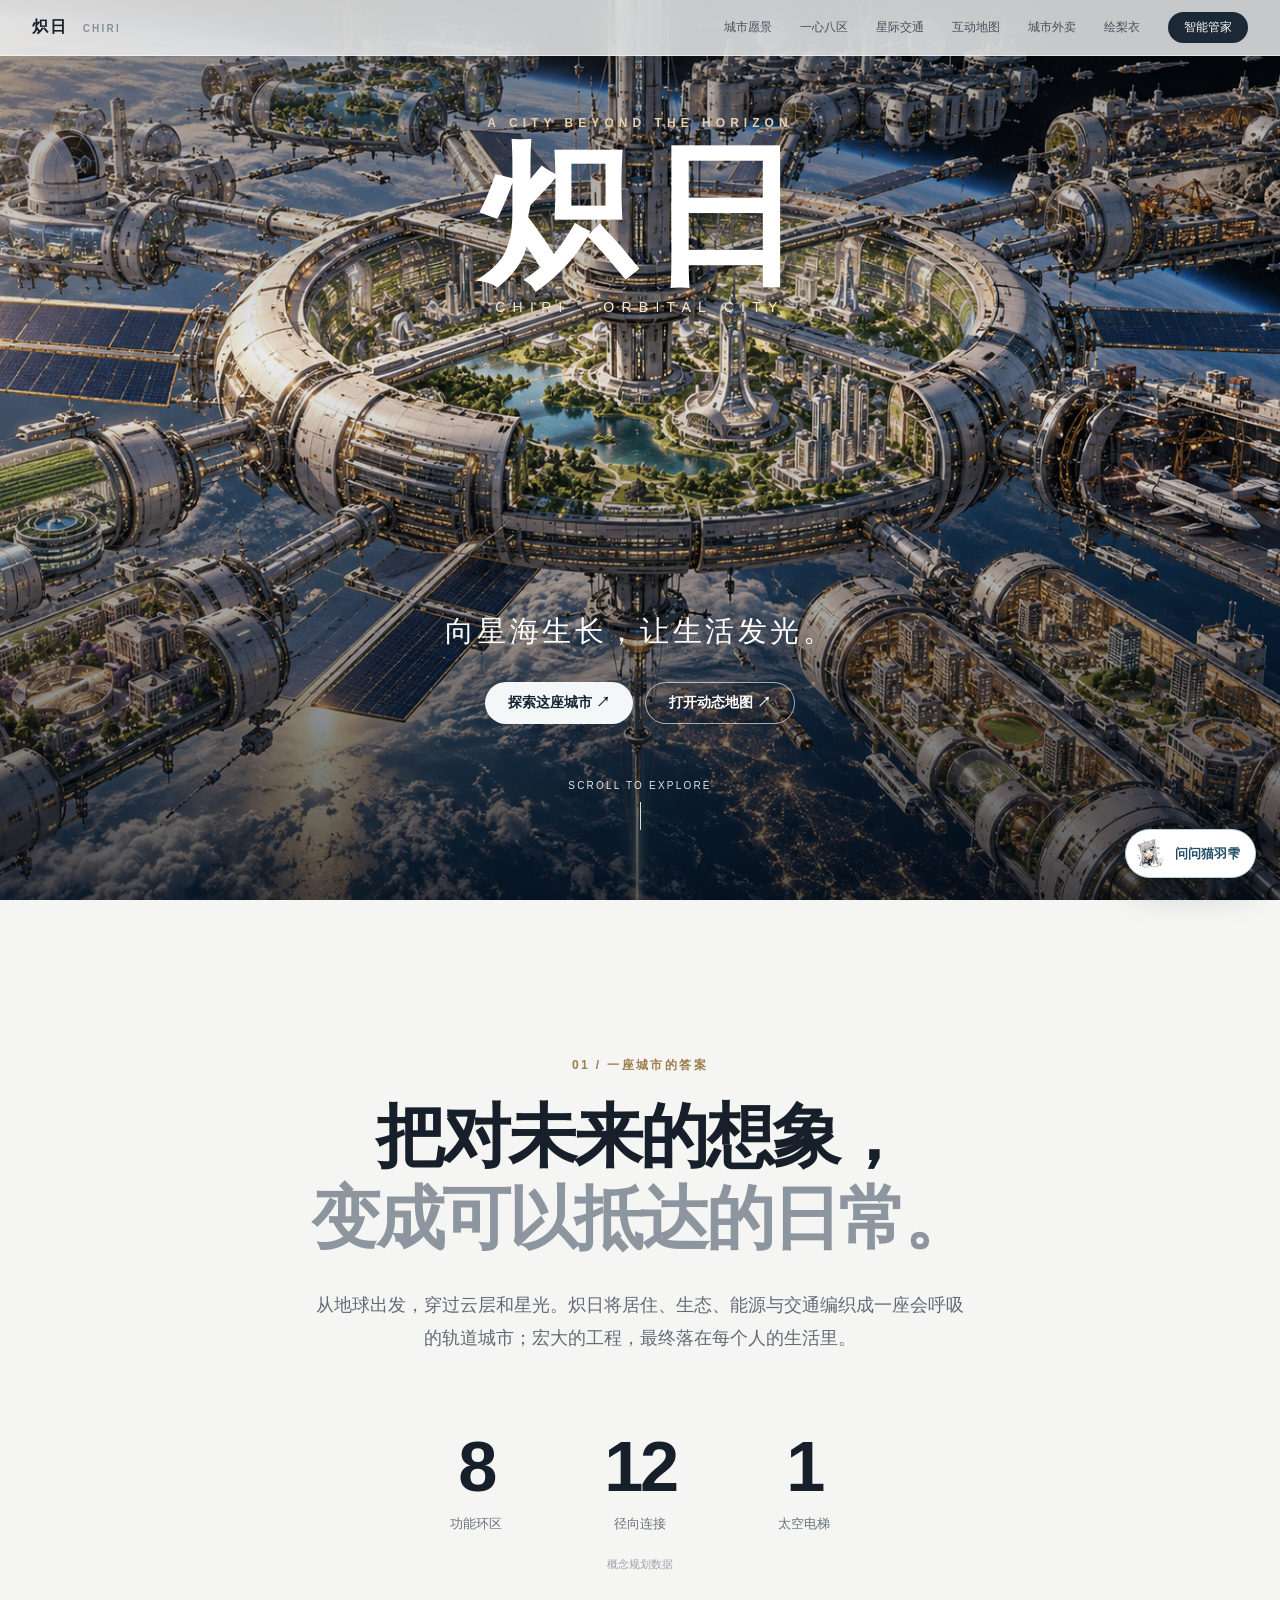
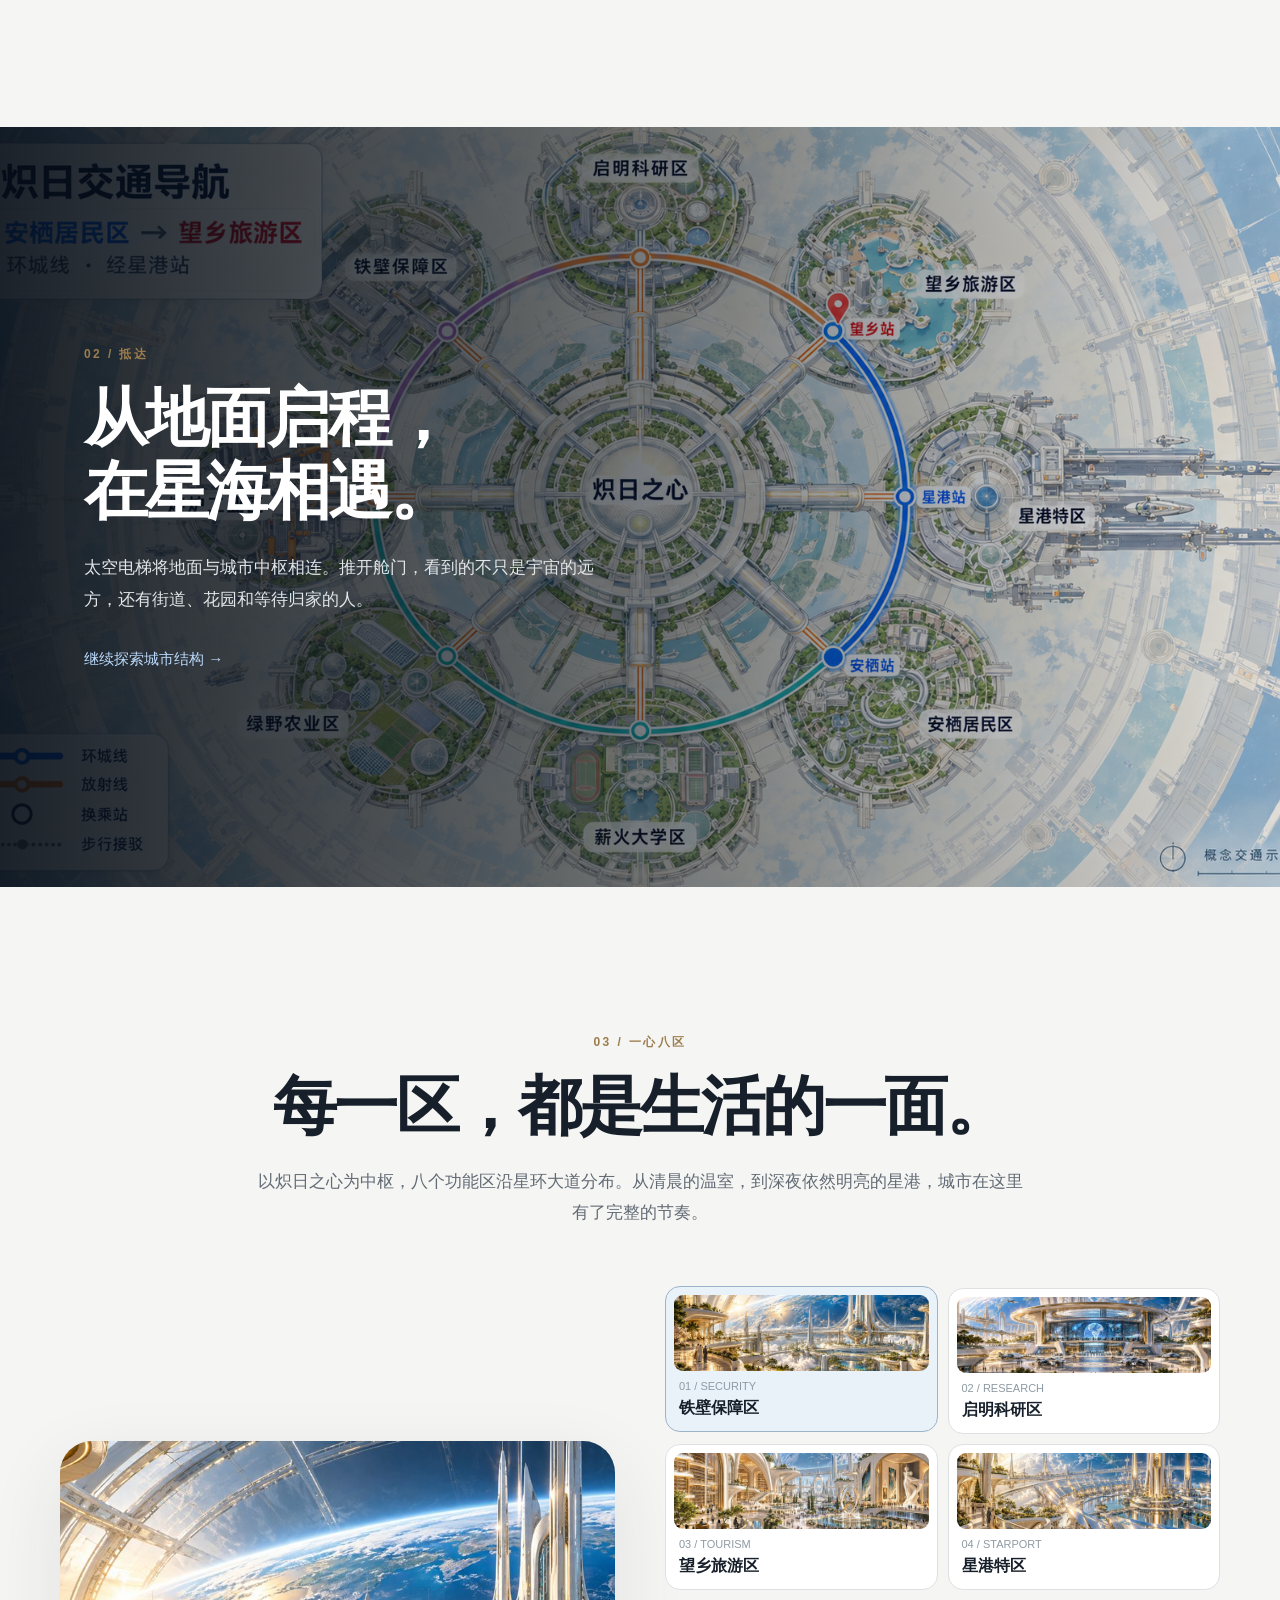
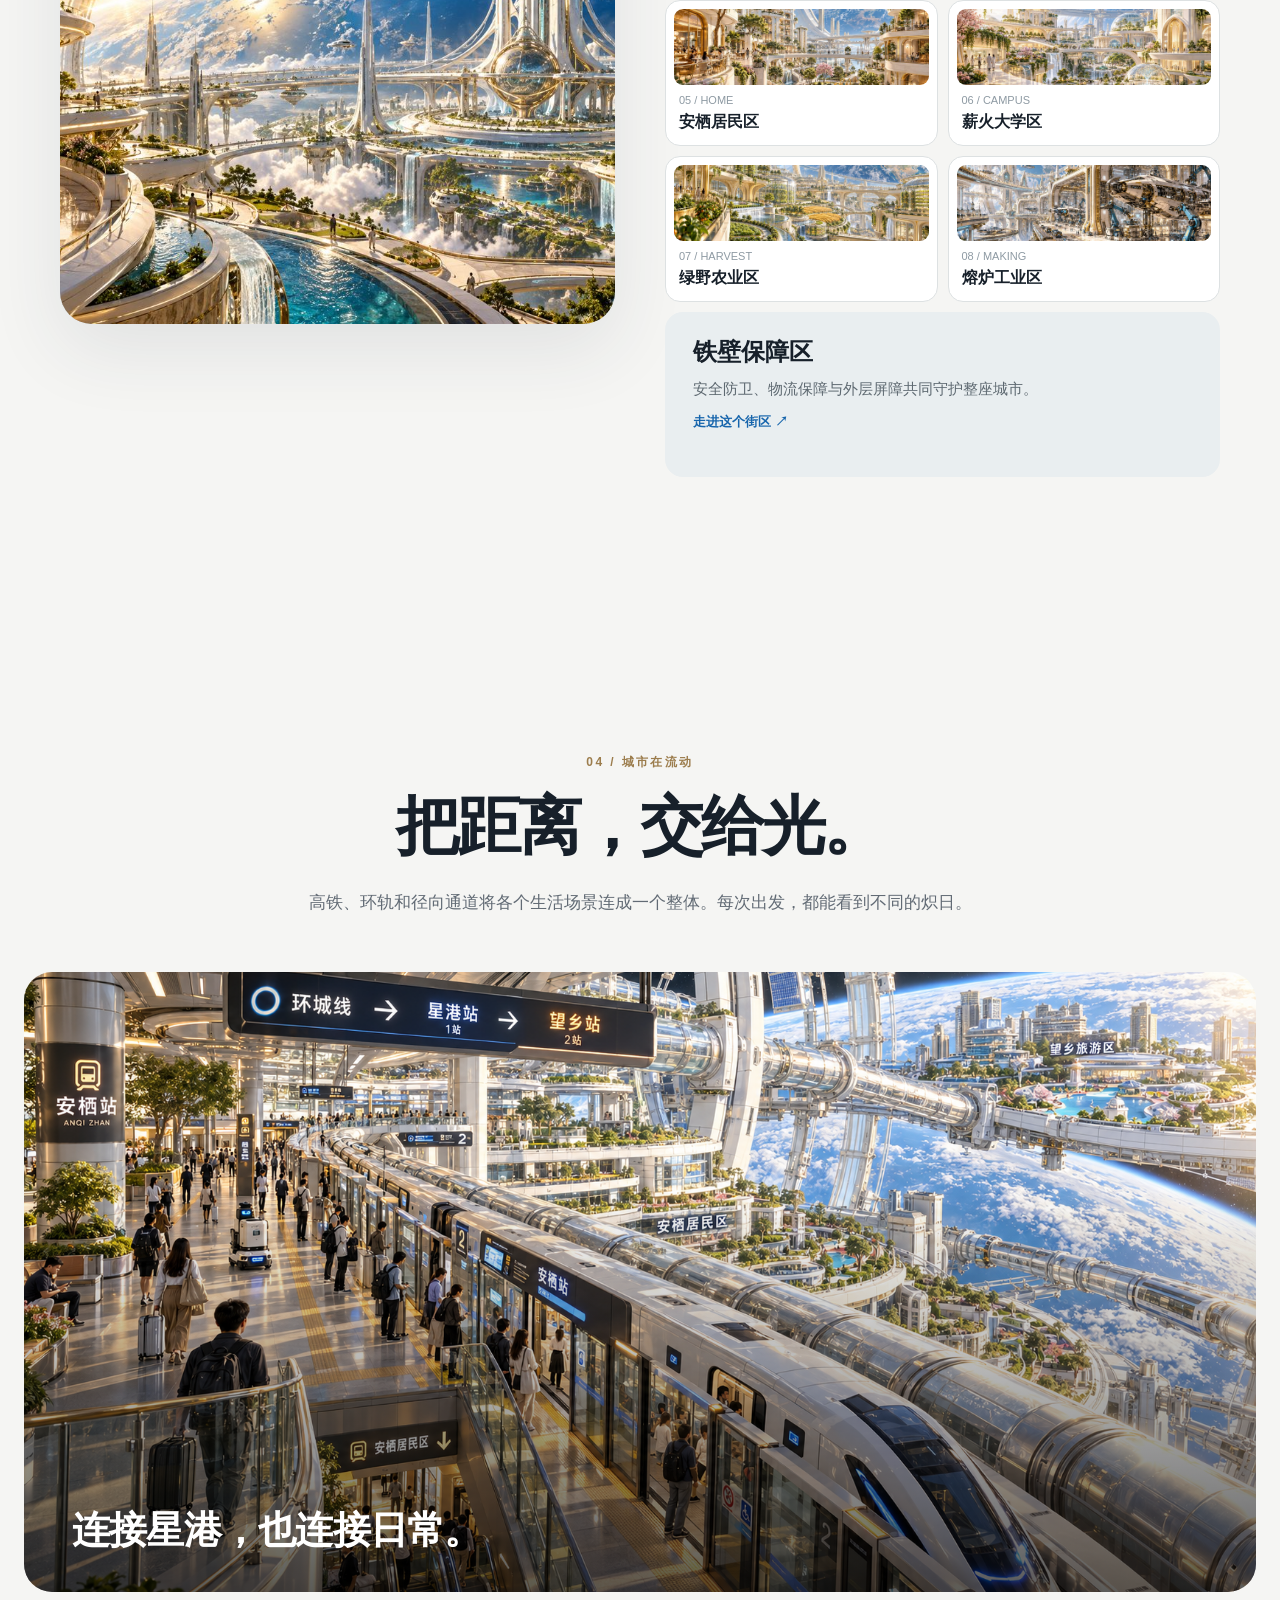
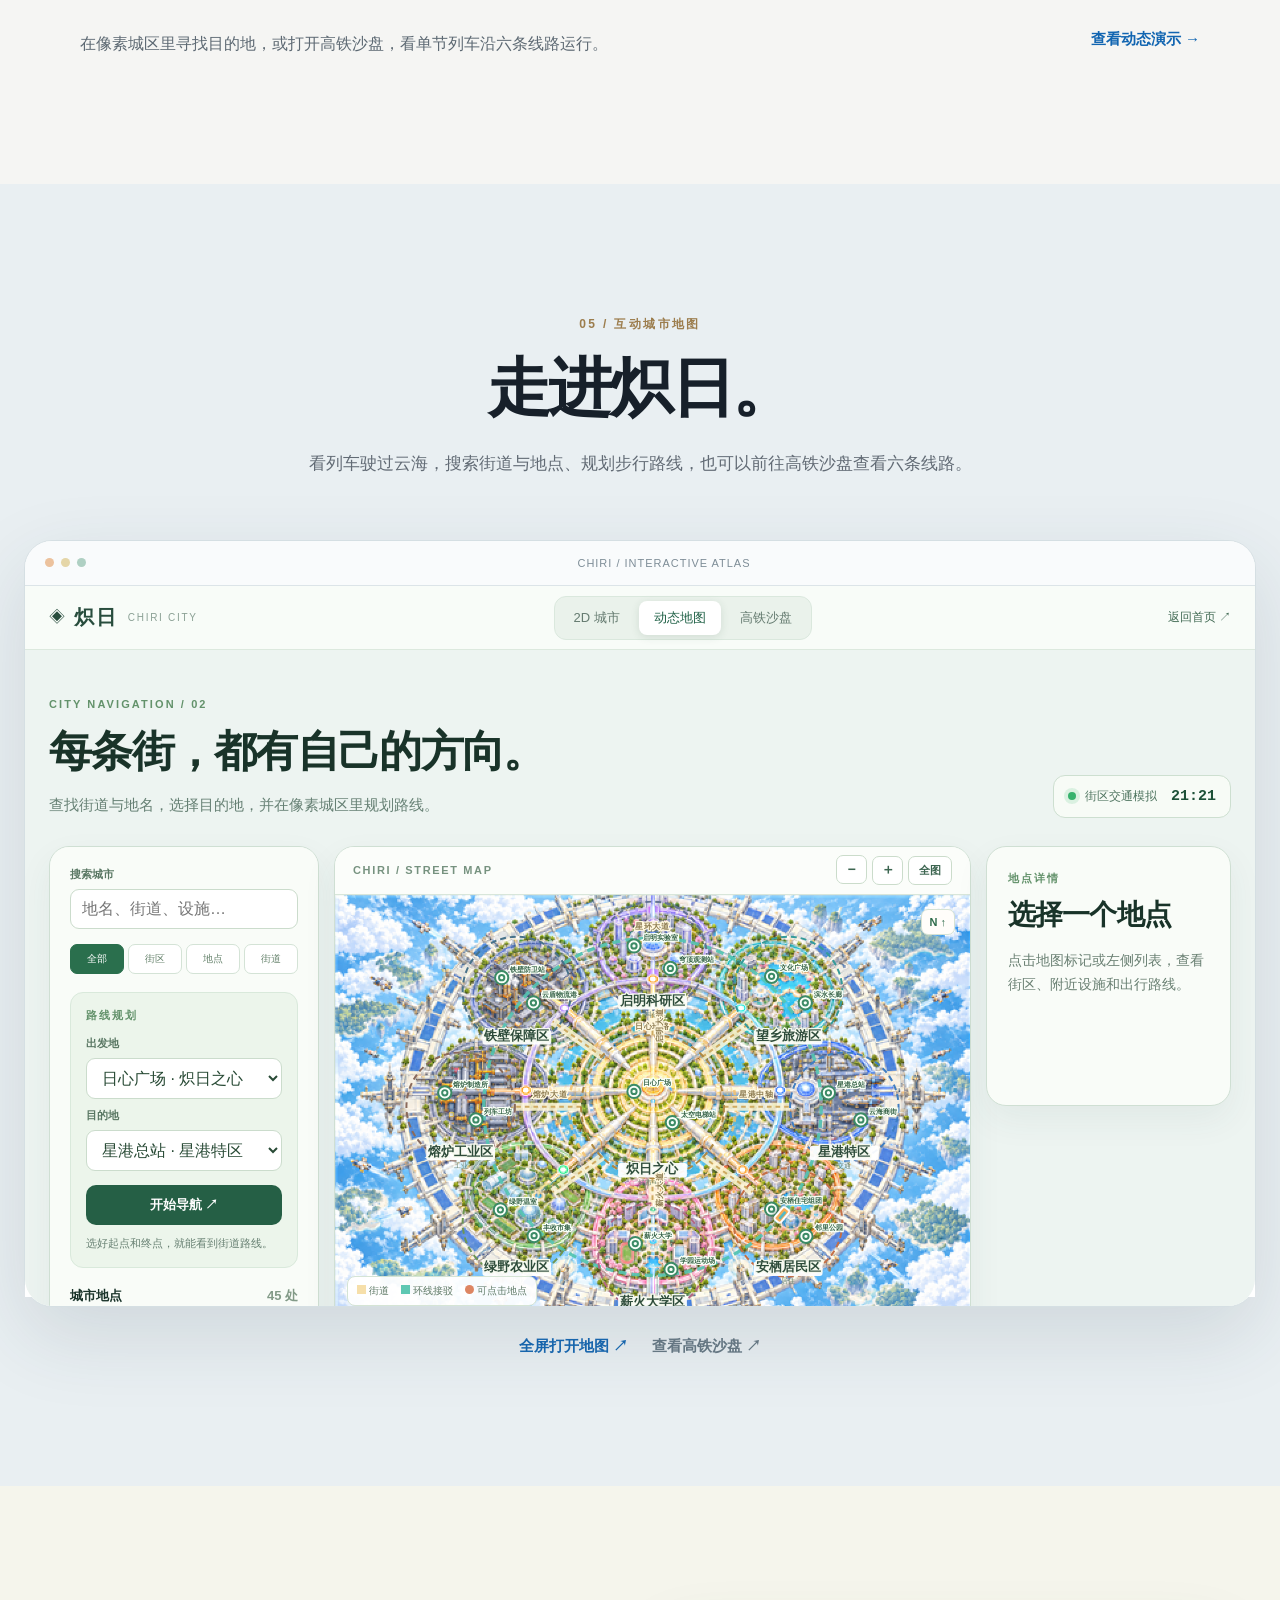
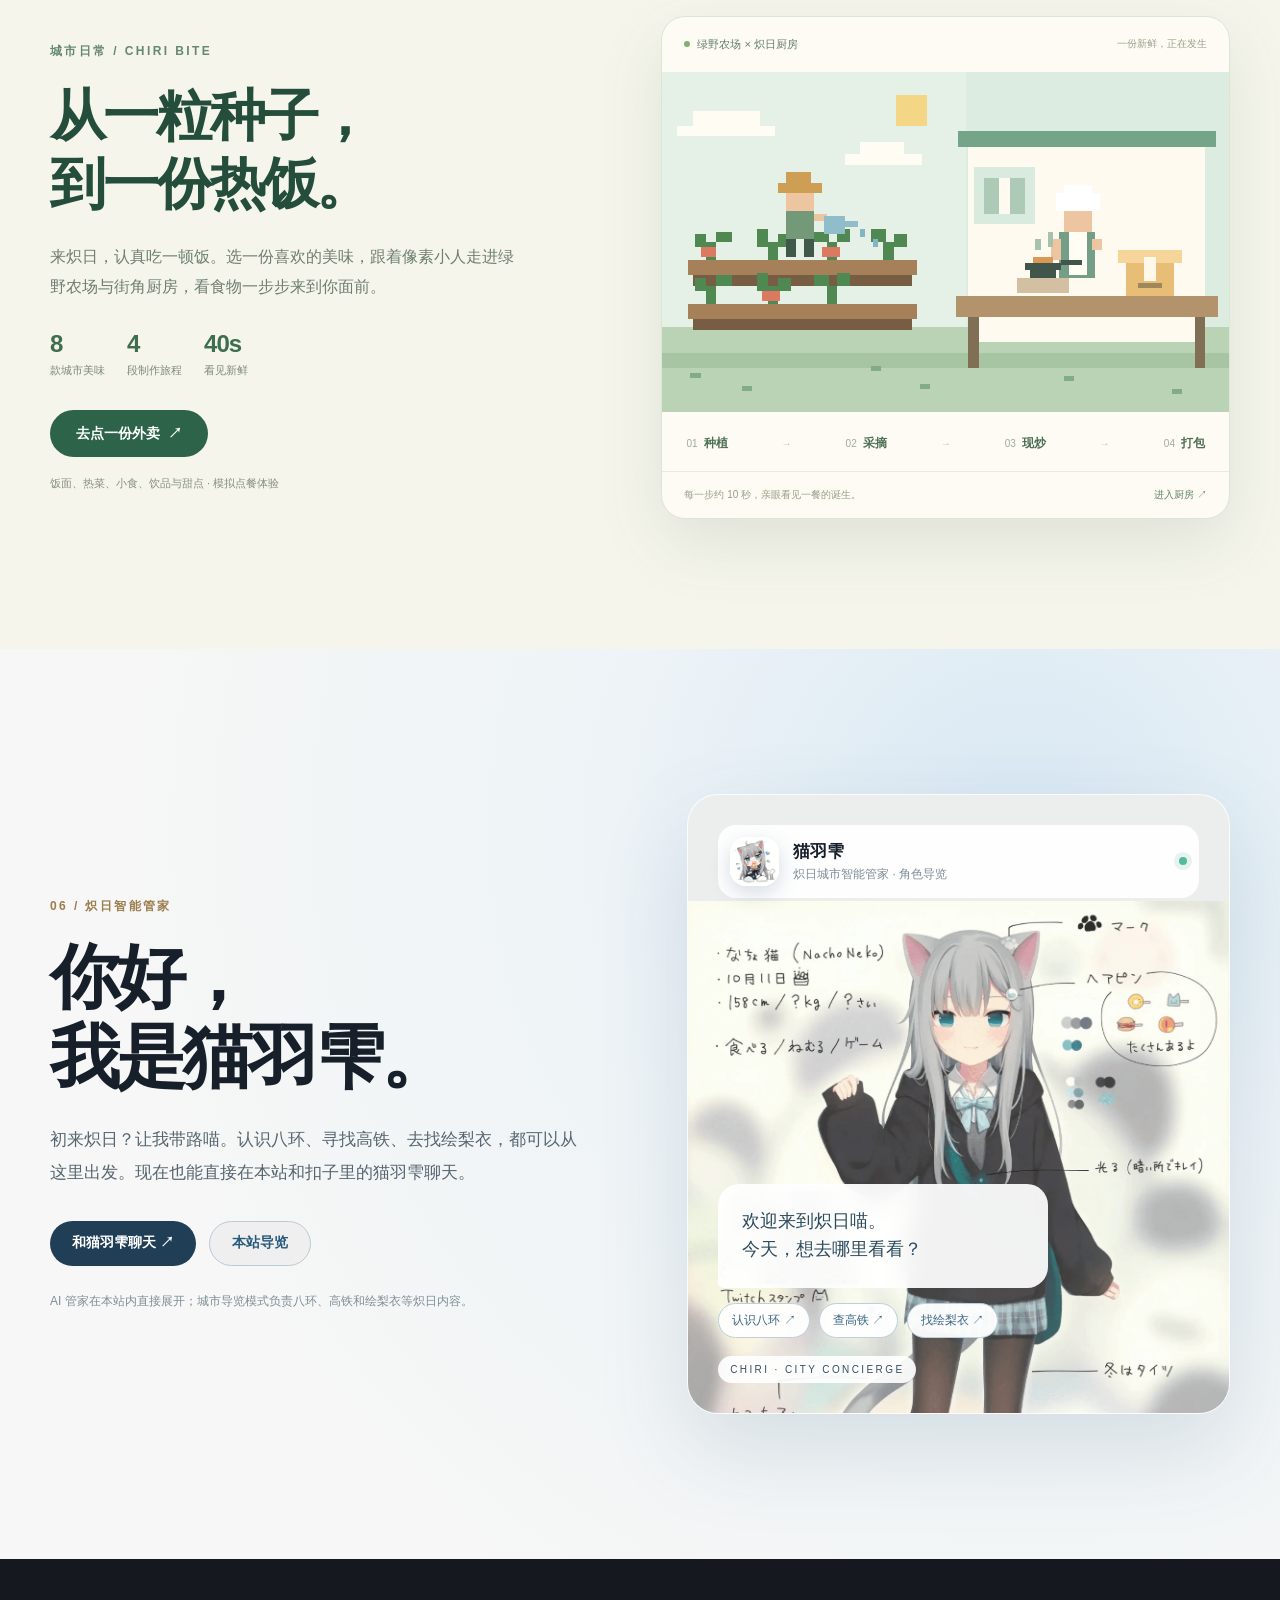
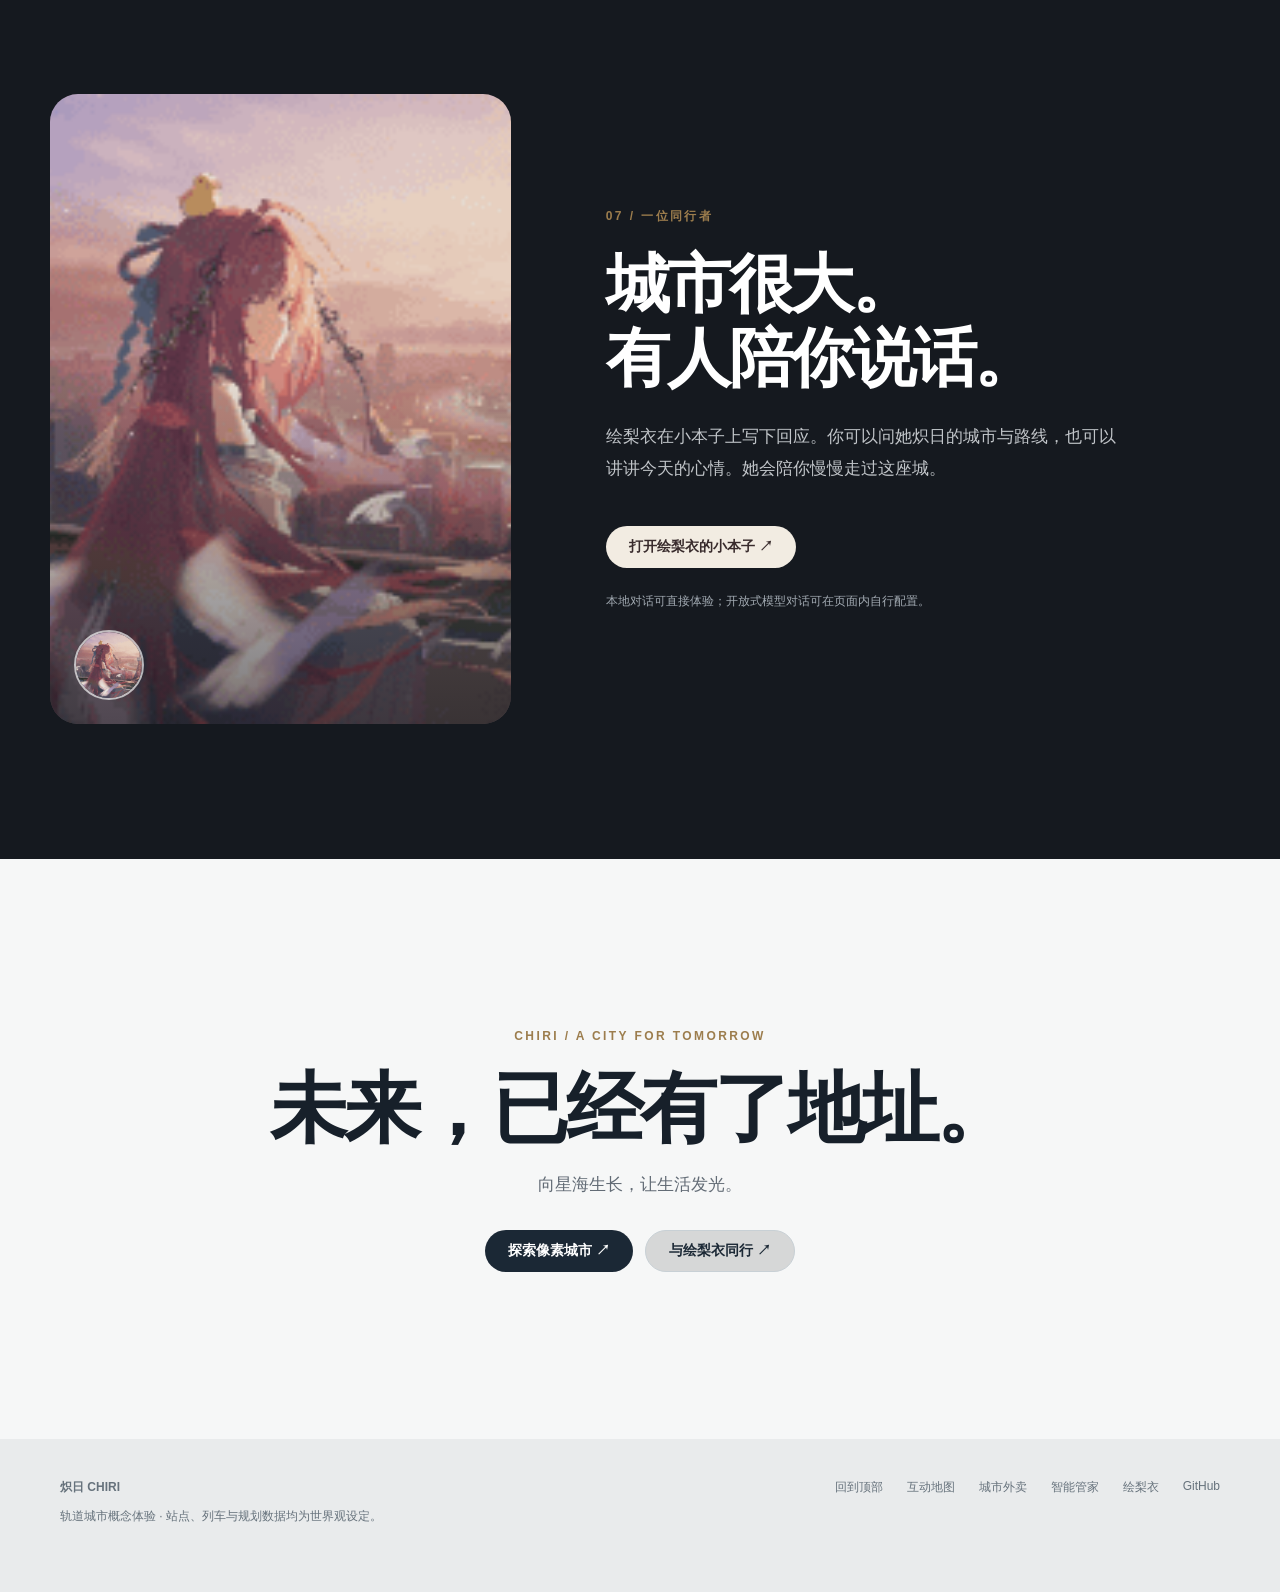
<file: index.html>
<!doctype html>
<html lang="zh-CN">
<head>
<meta charset="utf-8"><meta name="viewport" content="width=device-width,initial-scale=1">
<meta name="theme-color" content="#f5f6f6">
<meta name="description" content="炽日，一座向星海生长的轨道城市。探索一心八区、像素动态地图与星际高铁。">
<title>炽日 CHIRI · 向星海生长，让生活发光</title>
<link rel="icon" type="image/svg+xml" href="data:image/svg+xml,%3Csvg xmlns='http://www.w3.org/2000/svg' viewBox='0 0 64 64'%3E%3Crect width='64' height='64' rx='16' fill='%2318212b'/%3E%3Ccircle cx='32' cy='32' r='20' fill='none' stroke='%23e7bd77' stroke-width='3'/%3E%3Ccircle cx='32' cy='32' r='5' fill='%23e7bd77'/%3E%3C/svg%3E">
<link rel="stylesheet" href="landing.css?v=bite-1">
<link rel="stylesheet" href="steward.css?v=bite-1">
</head>
<body>
<header class="nav"><div class="nav-inner"><a class="logo" href="#top" aria-label="炽日首页">炽日 <span>CHIRI</span></a><button class="menu-btn" type="button" aria-label="打开导航" aria-expanded="false">☰</button><nav class="nav-links" aria-label="主导航"><a href="#vision">城市愿景</a><a href="#rings">一心八区</a><a href="#mobility">星际交通</a><a href="#map">互动地图</a><a href="delivery.html">城市外卖</a><a href="#erii">绘梨衣</a><a href="#steward" class="nav-cta">智能管家</a></nav></div></header>
<main>
<section class="hero" id="top"><img src="assets/overview.png" alt="环绕地球的炽日轨道城市全景" fetchpriority="high"><div class="hero-inner"><div class="hero-kicker">A CITY BEYOND THE HORIZON</div><h1>炽日</h1><div class="hero-en">CHIRI · ORBITAL CITY</div><div class="hero-bottom"><p>向星海生长，让生活发光。</p><div class="hero-actions"><a class="pill primary" href="pixel-city.html">探索这座城市 ↗</a><a class="pill secondary" href="pixel-map.html">打开动态地图 ↗</a></div><div class="scroll-cue">SCROLL TO EXPLORE<i></i></div></div></div></section>
<section class="section statement" id="vision"><div class="container reveal"><span class="eyebrow">01 / 一座城市的答案</span><h2>把对未来的想象，<br><span>变成可以抵达的日常。</span></h2><p>从地球出发，穿过云层和星光。炽日将居住、生态、能源与交通编织成一座会呼吸的轨道城市；宏大的工程，最终落在每个人的生活里。</p><div class="metrics"><div class="metric"><strong>8</strong><span>功能环区</span></div><div class="metric"><strong>12</strong><span>径向连接</span></div><div class="metric"><strong>1</strong><span>太空电梯</span></div></div><small class="concept">概念规划数据</small></div></section>
<section class="feature dark" id="arrival"><img src="assets/navigation.png" alt="通往炽日的太空交通与城市入口" loading="lazy"><div class="container"><div class="feature-copy reveal"><span class="eyebrow">02 / 抵达</span><h2>从地面启程，<br>在星海相遇。</h2><p>太空电梯将地面与城市中枢相连。推开舱门，看到的不只是宇宙的远方，还有街道、花园和等待归家的人。</p><a class="text-link" href="#rings">继续探索城市结构 →</a></div></div></section>
<section class="section rings" id="rings"><div class="container"><div class="section-head reveal"><span class="eyebrow">03 / 一心八区</span><h2 class="section-title">每一区，都是生活的一面。</h2><p>以炽日之心为中枢，八个功能区沿星环大道分布。从清晨的温室，到深夜依然明亮的星港，城市在这里有了完整的节奏。</p></div><div class="ring-layout"><div class="ring-visual reveal"><img src="assets/ring-shield.jpg" alt="铁壁保障区场景图" loading="lazy"></div><div class="ring-list reveal" id="ring-list"><button class="ring-btn" data-ring="0" aria-pressed="true"><small>01 / SECURITY</small><strong>铁壁保障区</strong></button><button class="ring-btn" data-ring="1" aria-pressed="false"><small>02 / RESEARCH</small><strong>启明科研区</strong></button><button class="ring-btn" data-ring="2" aria-pressed="false"><small>03 / TOURISM</small><strong>望乡旅游区</strong></button><button class="ring-btn" data-ring="3" aria-pressed="false"><small>04 / STARPORT</small><strong>星港特区</strong></button><button class="ring-btn" data-ring="4" aria-pressed="false"><small>05 / HOME</small><strong>安栖居民区</strong></button><button class="ring-btn" data-ring="5" aria-pressed="false"><small>06 / CAMPUS</small><strong>薪火大学区</strong></button><button class="ring-btn" data-ring="6" aria-pressed="false"><small>07 / HARVEST</small><strong>绿野农业区</strong></button><button class="ring-btn" data-ring="7" aria-pressed="false"><small>08 / MAKING</small><strong>熔炉工业区</strong></button><div class="ring-detail" aria-live="polite"><h3 id="ring-title">铁壁保障区</h3><p id="ring-desc">安全防卫、物流保障与外层屏障共同守护整座城市。</p></div></div></div></div></section>
<section class="mobility" id="mobility"><div class="section-head reveal"><span class="eyebrow">04 / 城市在流动</span><h2 class="section-title">把距离，交给光。</h2><p>高铁、环轨和径向通道将各个生活场景连成一个整体。每次出发，都能看到不同的炽日。</p></div><div class="mobility-media reveal"><img src="assets/transit.png" alt="炽日城市中的未来交通" loading="lazy"><div class="mobility-caption">连接星港，也连接日常。</div></div><div class="mobility-copy reveal"><p>在像素城区里寻找目的地，或打开高铁沙盘，看单节列车沿六条线路运行。</p><a href="#map">查看动态演示 →</a></div></section>
<section class="map-section" id="map"><div class="section-head reveal"><span class="eyebrow">05 / 互动城市地图</span><h2 class="section-title">走进炽日。</h2><p>看列车驶过云海，搜索街道与地点、规划步行路线，也可以前往高铁沙盘查看六条线路。</p></div><div class="map-frame reveal"><div class="map-frame-bar"><i class="dot"></i><i class="dot"></i><i class="dot"></i><span>CHIRI / INTERACTIVE ATLAS</span></div><iframe src="pixel-map.html" title="炽日像素动态街道地图" loading="lazy"></iframe></div><div class="map-out"><a href="pixel-map.html">全屏打开地图 ↗</a><a href="atlas.html">查看高铁沙盘 ↗</a></div></section>
<section class="city-bite" id="city-bite" aria-labelledby="city-bite-title">
  <div class="city-bite-grid">
    <div class="city-bite-copy reveal">
      <span class="eyebrow">城市日常 / CHIRI BITE</span>
      <h2 id="city-bite-title">从一粒种子，<br>到一份热饭。</h2>
      <p>来炽日，认真吃一顿饭。选一份喜欢的美味，跟着像素小人走进绿野农场与街角厨房，看食物一步步来到你面前。</p>
      <div class="city-bite-facts"><span><strong>8</strong> 款城市美味</span><span><strong>4</strong> 段制作旅程</span><span><strong>40s</strong> 看见新鲜</span></div>
      <a class="pill" href="delivery.html">去点一份外卖 <span aria-hidden="true">↗</span></a>
      <small>饭面、热菜、小食、饮品与甜点 · 模拟点餐体验</small>
    </div>
    <a class="bite-preview reveal" href="delivery.html" aria-label="进入炽日外卖，体验从种植到打包的像素制作过程">
      <div class="bite-preview-top"><span><i></i> 绿野农场 × 炽日厨房</span><b>一份新鲜，正在发生</b></div>
      <svg class="bite-pixel-art" viewBox="0 0 440 264" aria-hidden="true" shape-rendering="crispEdges">
        <rect width="440" height="264" fill="#dcece0"/><path d="M0 0H236V264H0Z" fill="#e5f1e6"/>
        <path d="M24 30H76V42H24ZM12 42H88V50H12ZM154 54H188V64H154ZM142 64H202V72H142" fill="#fffdf3"/>
        <path d="M182 18H206V42H182Z" fill="#f4d687"/>
        <path d="M0 198H440V264H0Z" fill="#bbd3b5"/><path d="M0 218H440V230H0Z" fill="#a7c4a3"/>
        <path d="M20 146H198V158H20ZM20 180H198V192H20Z" fill="#a68058"/><path d="M24 158H194V166H24ZM24 192H194V200H24Z" fill="#785d45"/>
        <g fill="#4f8951"><path d="M34 132H42V146H34ZM26 126H34V136H26ZM42 124H54V132H42ZM82 132H90V146H82ZM74 122H82V136H74ZM90 126H100V136H90ZM128 132H136V146H128ZM118 124H130V132H118ZM136 122H146V132H136ZM172 132H180V146H172ZM162 122H174V132H162ZM180 126H190V136H180Z"/><path d="M34 166H42V180H34ZM26 160H34V170H26ZM42 158H54V166H42ZM82 166H90V180H82ZM74 156H82V170H74ZM90 160H100V170H90ZM128 166H136V180H128ZM118 158H130V166H118ZM136 156H146V166H136Z"/></g>
        <g fill="#db7961"><path d="M30 136H42V144H30ZM124 136H138V144H124ZM78 170H92V178H78Z"/></g>
        <g class="bite-farmer"><path d="M96 92H118V108H96Z" fill="#edc5a0"/><path d="M90 86H124V94H90ZM96 78H116V86H96Z" fill="#cf9e55"/><path d="M96 108H118V130H96Z" fill="#739979"/><path d="M96 130H104V144H96ZM110 130H118V144H110Z" fill="#40584a"/><path d="M118 110H128V116H118Z" fill="#edc5a0"/><path d="M126 112H142V126H126ZM142 116H152V120H142Z" fill="#91bcca"/><path d="M154 122H158V128H154ZM164 130H168V136H164" fill="#83b5c4"/></g>
        <path d="M238 54H422V210H238Z" fill="#fffaf0"/><path d="M230 46H430V58H230Z" fill="#75a589"/><path d="M242 74H290V118H242Z" fill="#d9eadf"/><path d="M250 82H282V110H250Z" fill="#adcab6"/><path d="M262 82H270V110H262Z" fill="#fffaf0"/>
        <path d="M228 174H432V190H228Z" fill="#b3936c"/><path d="M238 190H246V230H238ZM414 190H422V230H414Z" fill="#806f54"/>
        <g class="bite-chef"><path d="M312 106H334V124H312Z" fill="#edc5a0"/><path d="M306 94H340V108H306ZM312 88H334V94H312Z" fill="#fff"/><path d="M308 124H336V160H308Z" fill="#759e87"/><path d="M316 124H330V158H316Z" fill="#fffdf4"/><path d="M302 130H310V146H302ZM334 130H342V138H334Z" fill="#edc5a0"/></g>
        <path d="M276 160H316V172H276Z" fill="#d3bfa2"/><path d="M282 148H310V154H282ZM286 154H306V160H286ZM310 146H326V150H310Z" fill="#40564a"/><path d="M288 144H304V148H288Z" fill="#d99854"/>
        <g class="bite-preview-steam" fill="#a6c1ac"><path d="M290 130H294V138H290ZM300 124H304V136H300Z"/></g>
        <path d="M360 146H398V174H360Z" fill="#e8bd76"/><path d="M354 138H404V148H354Z" fill="#f5d599"/><path d="M374 144H384V162H374Z" fill="#fff8e8"/><path d="M370 164H388V168H370Z" fill="#9f875c"/>
        <path d="M22 234H30V238H22ZM62 244H70V248H62ZM162 228H170V232H162ZM200 242H208V246H200ZM312 236H320V240H312ZM396 246H404V250H396Z" fill="#82ac84"/>
      </svg>
      <div class="bite-preview-steps"><span>01 <b>种植</b></span><i>→</i><span>02 <b>采摘</b></span><i>→</i><span>03 <b>现炒</b></span><i>→</i><span>04 <b>打包</b></span></div>
      <div class="bite-preview-note">每一步约 10 秒，亲眼看见一餐的诞生。<span>进入厨房 ↗</span></div>
    </a>
  </div>
</section>
<section class="steward" id="steward"><div class="steward-grid"><div class="steward-copy reveal"><span class="eyebrow">06 / 炽日智能管家</span><h2>你好，<br>我是猫羽雫。</h2><p>初来炽日？让我带路喵。认识八环、寻找高铁、去找绘梨衣，都可以从这里出发。现在也能直接在本站和扣子里的猫羽雫聊天。</p><div class="steward-actions"><button class="steward-primary" type="button" data-steward-open data-steward-mode="ai">和猫羽雫聊天 ↗</button><button class="steward-secondary steward-guide-button" type="button" data-steward-open data-steward-mode="guide">本站导览</button></div><small>AI 管家在本站内直接展开；城市导览模式负责八环、高铁和绘梨衣等炽日内容。</small></div><div class="steward-showcase reveal" aria-label="智能管家预览"><div class="steward-showcase-head"><img class="steward-avatar" src="assets/neko-avatar.png" alt="猫羽雫"><div><strong>猫羽雫</strong><span>炽日城市智能管家 · 角色导览</span></div><i aria-hidden="true"></i></div><img class="steward-character" src="assets/neko-character.png" alt="猫羽雫：银灰长发、猫耳和蓝绿色眼睛的角色形象" loading="lazy"><div class="steward-preview-message">欢迎来到炽日喵。<br>今天，想去哪里看看？</div><div class="steward-preview-questions"><button type="button" data-steward-ask="八环分别是什么？">认识八环 ↗</button><button type="button" data-steward-ask="高铁怎么走？">查高铁 ↗</button><button type="button" data-steward-ask="绘梨衣在哪里？">找绘梨衣 ↗</button></div><div class="steward-showcase-foot">CHIRI · CITY CONCIERGE</div></div></div></section>
<section class="agent" id="erii"><div class="agent-grid"><div class="agent-portrait reveal"><video src="assets/erii.mp4" poster="assets/preview.gif" autoplay muted loop playsinline preload="metadata" aria-label="绘梨衣角色影像"></video><img src="assets/preview.gif" alt="绘梨衣头像"></div><div class="agent-copy reveal"><span class="eyebrow">07 / 一位同行者</span><h2>城市很大。<br>有人陪你说话。</h2><p>绘梨衣在小本子上写下回应。你可以问她炽日的城市与路线，也可以讲讲今天的心情。她会陪你慢慢走过这座城。</p><a class="pill" href="erii.html">打开绘梨衣的小本子 ↗</a><small>本地对话可直接体验；开放式模型对话可在页面内自行配置。</small></div></div></section>
<section class="finale"><div class="reveal"><span class="eyebrow">CHIRI / A CITY FOR TOMORROW</span><h2>未来，已经有了地址。</h2><p>向星海生长，让生活发光。</p><div class="actions"><a class="pill primary" href="pixel-city.html">探索像素城市 ↗</a><a class="pill secondary" href="erii.html">与绘梨衣同行 ↗</a></div></div></section>
</main>
<footer><div class="footer-inner"><div><strong>炽日 CHIRI</strong><p>轨道城市概念体验 · 站点、列车与规划数据均为世界观设定。</p></div><div class="footer-links"><a href="#top">回到顶部</a><a href="pixel-map.html">互动地图</a><a href="delivery.html">城市外卖</a><a href="#steward">智能管家</a><a href="erii.html">绘梨衣</a><a href="https://github.com/g78jksn24c-hue/chiri-map" target="_blank" rel="noopener">GitHub</a></div></div></footer>
<button class="steward-fab" id="steward-fab" type="button" aria-controls="steward-panel" aria-expanded="false"><img class="steward-fab-icon" src="assets/neko-avatar.png" alt=""><span>问问猫羽雫</span></button>
<aside class="steward-panel" id="steward-panel" role="dialog" aria-label="炽日智能管家" hidden><div class="steward-panel-head"><img class="steward-avatar" src="assets/neko-avatar.png" alt="猫羽雫"><div><strong>猫羽雫</strong><span>炽日 AI 管家 · 扣子智能体</span></div><button type="button" id="steward-close" aria-label="关闭智能管家">×</button></div><div class="steward-tabs" role="tablist" aria-label="管家模式"><button class="steward-tab is-active" type="button" role="tab" aria-selected="true" data-steward-tab="ai">AI 管家</button><button class="steward-tab" type="button" role="tab" aria-selected="false" data-steward-tab="guide">城市导览</button></div><div class="steward-ai-view" id="steward-ai-view"><div class="steward-ai-intro"><strong>猫羽雫已到站</strong><span>可以直接问她学习、创意、生活，或继续探索炽日。</span></div><div id="steward-coze-sdk" class="steward-coze-sdk" aria-label="扣子 Chat SDK 对话框"></div><div class="steward-ai-foot">对话由扣子 Chat SDK 提供，当前页面内完成对话。</div></div><div class="steward-guide-view" id="steward-guide-view" hidden><div class="steward-messages" id="steward-messages" aria-live="polite"><div class="steward-bubble bot">你好呀，我是猫羽雫，今天由我带路喵！想认识八环、查高铁，还是去找绘梨衣？</div></div><div class="steward-panel-prompts"><button type="button" data-steward-ask="八环分别是什么？">八环</button><button type="button" data-steward-ask="高铁怎么走？">高铁</button><button type="button" data-steward-ask="太空电梯在哪里？">抵达</button></div><form class="steward-form" id="steward-form"><label class="sr-only" for="steward-input">向智能管家提问</label><input id="steward-input" name="question" type="text" maxlength="180" autocomplete="off" placeholder="问问炽日的城市与路线…"><button type="submit" aria-label="发送问题">↑</button></form><button class="steward-coze-link steward-tab-link" type="button" data-steward-tab="ai">切换到 AI 管家 ↗</button></div></aside>
<script src="landing.js?v=radial-2"></script>
<script src="https://lf-cdn.coze.cn/obj/unpkg/flow-platform/chat-app-sdk/0.1.0-beta.5/libs/cn/index.js"></script>
<script src="steward.js?v=bite-1"></script>
</body>
</html>
</file>
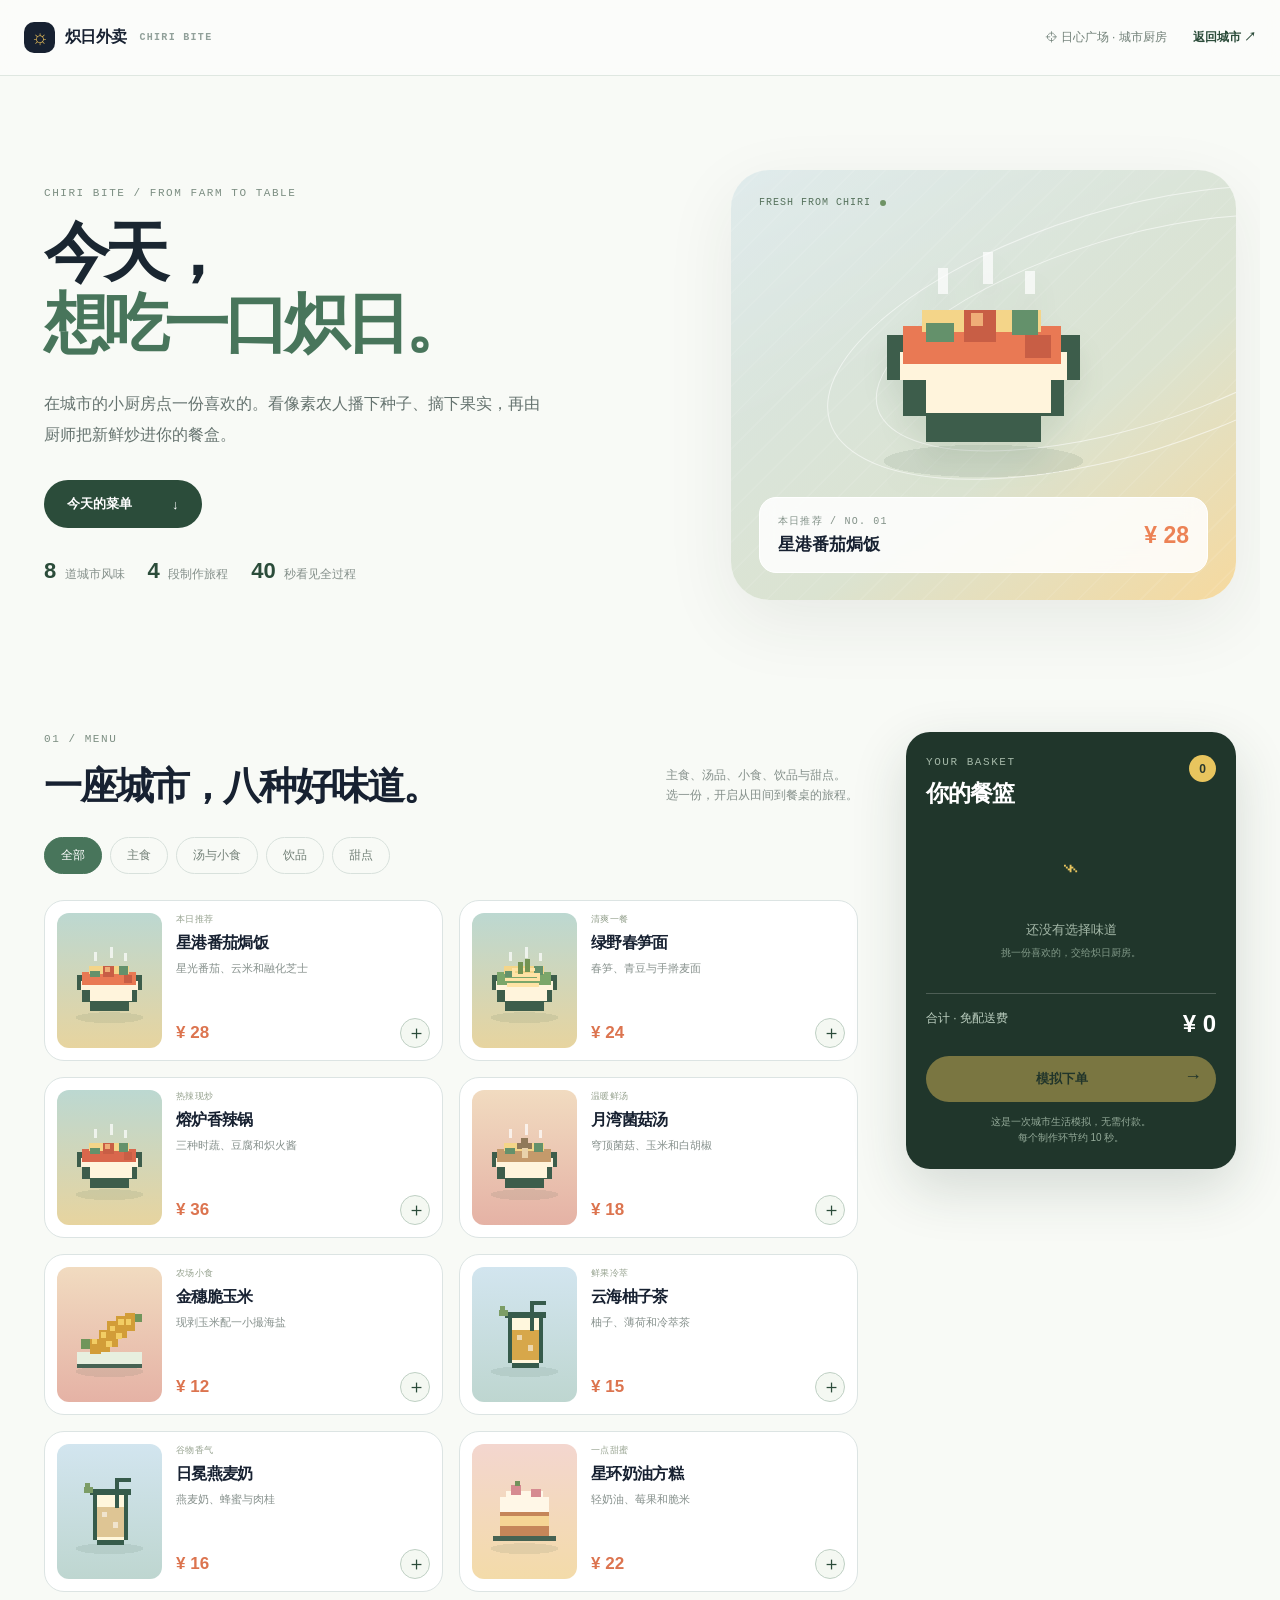
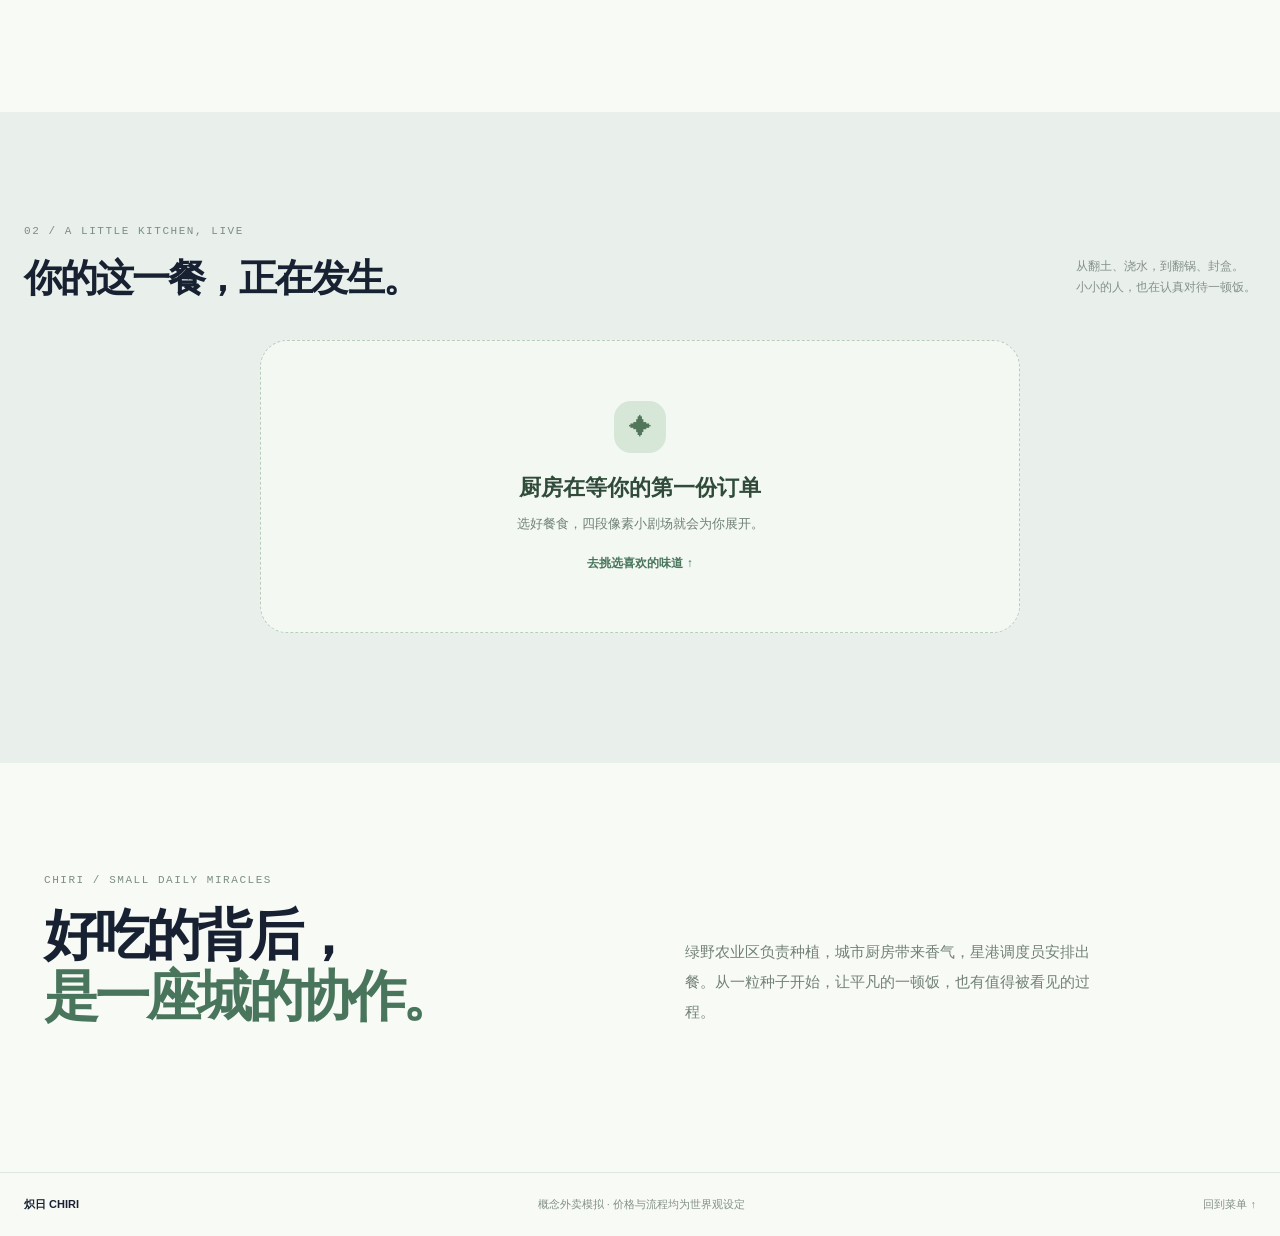
<file: delivery.html>
<!doctype html>
<html lang="zh-CN">
<head>
  <meta charset="utf-8">
  <meta name="viewport" content="width=device-width,initial-scale=1">
  <meta name="theme-color" content="#f8faf6">
  <meta name="description" content="在炽日点一份外卖，看像素农人播种、采摘，厨师现炒、打包。四个环节，每段十秒。">
  <title>炽日外卖 · 从田间到餐桌</title>
  <link rel="stylesheet" href="delivery.css?v=1">
</head>
<body>
  <header class="delivery-nav">
    <a class="delivery-brand" href="index.html"><span>☼</span> 炽日外卖 <small>CHIRI BITE</small></a>
    <div class="delivery-nav-right"><span class="delivery-location">⌖ 日心广场 · 城市厨房</span><a href="index.html">返回城市 ↗</a></div>
  </header>
  <main>
    <section class="delivery-hero">
      <div class="hero-copy">
        <p class="overline">CHIRI BITE / FROM FARM TO TABLE</p>
        <h1>今天，<br><em>想吃一口炽日。</em></h1>
        <p class="hero-lede">在城市的小厨房点一份喜欢的。看像素农人播下种子、摘下果实，再由厨师把新鲜炒进你的餐盒。</p>
        <a class="hero-menu-link" href="#menu">今天的菜单 <span>↓</span></a>
        <div class="hero-stats"><span><b>8</b> 道城市风味</span><span><b>4</b> 段制作旅程</span><span><b>40</b> 秒看见全过程</span></div>
      </div>
      <div class="hero-pixel-card">
        <div class="orbit orbit-a"></div><div class="orbit orbit-b"></div>
        <span class="hero-chip">FRESH FROM CHIRI <i></i></span>
        <div id="hero-dish" class="hero-dish" aria-hidden="true"></div>
        <div class="hero-card-label"><strong>本日推荐 / NO. 01</strong><span>星港番茄焗饭</span><b>¥ 28</b></div>
      </div>
    </section>
    <section class="order-layout" id="menu">
      <div class="menu-column">
        <div class="section-heading"><div><p class="overline">01 / MENU</p><h2>一座城市，八种好味道。</h2></div><p class="heading-note">主食、汤品、小食、饮品与甜点。<br>选一份，开启从田间到餐桌的旅程。</p></div>
        <div class="category-tabs" role="group" aria-label="筛选外卖品类">
          <button class="category-tab is-active" data-category="all" aria-pressed="true" type="button">全部</button>
          <button class="category-tab" data-category="main" aria-pressed="false" type="button">主食</button>
          <button class="category-tab" data-category="soup" aria-pressed="false" type="button">汤与小食</button>
          <button class="category-tab" data-category="drink" aria-pressed="false" type="button">饮品</button>
          <button class="category-tab" data-category="sweet" aria-pressed="false" type="button">甜点</button>
        </div>
        <div class="food-grid" id="food-grid"></div>
        <noscript>请开启浏览器的 JavaScript，体验点餐与像素制作动画。</noscript>
      </div>
      <aside class="cart-card" id="cart-card" aria-label="购物餐篮">
        <div class="cart-top"><div><p class="overline">YOUR BASKET</p><h2>你的餐篮</h2></div><span class="cart-count" id="cart-count">0</span></div>
        <div class="cart-items" id="cart-items"></div>
        <div class="cart-total"><span>合计 · 免配送费</span><strong id="cart-total" aria-live="polite">¥ 0</strong></div>
        <button class="checkout-btn" id="checkout-btn" type="button" disabled>模拟下单 <span>→</span></button>
        <p class="cart-tip">这是一次城市生活模拟，无需付款。<br>每个制作环节约 10 秒。</p>
      </aside>
    </section>
    <section class="trace-section" id="trace">
      <div class="section-heading trace-heading"><div><p class="overline">02 / A LITTLE KITCHEN, LIVE</p><h2>你的这一餐，正在发生。</h2></div><p class="heading-note">从翻土、浇水，到翻锅、封盒。<br>小小的人，也在认真对待一顿饭。</p></div>
      <div class="trace-empty" id="trace-empty"><span class="trace-empty-icon">✦</span><h3>厨房在等你的第一份订单</h3><p>选好餐食，四段像素小剧场就会为你展开。</p><a href="#menu">去挑选喜欢的味道 ↑</a></div>
      <div class="trace-live" id="trace-live" hidden>
        <div class="trace-header"><div><p class="overline">LIVE ORDER <span id="order-id">#CH-0000</span></p><h3 id="trace-title" aria-live="polite">正在准备你的餐食</h3></div><div class="trace-time"><span id="trace-time">40</span><small id="trace-time-label">秒后完成</small></div></div>
        <div class="trace-steps" aria-label="订单制作进度">
          <div class="trace-step" data-step="0"><b>01</b><span>种植 · 10s</span></div><i></i>
          <div class="trace-step" data-step="1"><b>02</b><span>采摘 · 10s</span></div><i></i>
          <div class="trace-step" data-step="2"><b>03</b><span id="cook-step-name">现炒 · 10s</span></div><i></i>
          <div class="trace-step" data-step="3"><b>04</b><span>打包 · 10s</span></div>
        </div>
        <div class="trace-progress" role="progressbar" aria-label="餐食制作完成度" aria-valuemin="0" aria-valuemax="100" aria-valuenow="0"><span id="trace-progress"></span></div>
        <div class="pixel-scene" id="pixel-scene">
          <canvas id="kitchen-canvas" width="640" height="320" role="img" aria-label="像素农人与厨师的制作动画"></canvas>
          <div class="scene-label" id="scene-label">绿野温室</div>
          <div class="scene-action"><i></i><span id="scene-action">翻土播种</span></div>
        </div>
        <div class="trace-caption"><strong id="trace-caption-title">种下一颗种子</strong><span id="trace-caption-copy">农人正在走向田间。</span></div>
        <div class="trace-order"><span id="trace-order-name"></span><span id="trace-order-price"></span></div>
        <div class="trace-controls"><button type="button" id="pause-order">暂停观看 Ⅱ</button><button type="button" id="replay-order" hidden>再看一次 ↻</button><a href="#menu">继续逛菜单 ↑</a></div>
        <p class="receipt" id="receipt" hidden></p>
      </div>
    </section>
    <section class="delivery-note"><div><p class="overline">CHIRI / SMALL DAILY MIRACLES</p><h2>好吃的背后，<br><em>是一座城的协作。</em></h2></div><p>绿野农业区负责种植，城市厨房带来香气，星港调度员安排出餐。从一粒种子开始，让平凡的一顿饭，也有值得被看见的过程。</p></section>
  </main>
  <footer class="delivery-footer"><a href="index.html">炽日 CHIRI</a><span>概念外卖模拟 · 价格与流程均为世界观设定</span><a href="#menu">回到菜单 ↑</a></footer>
  <a class="mobile-basket" href="#cart-card" id="mobile-basket" hidden><span>餐篮 <b id="mobile-count">0</b></span><strong id="mobile-total">¥ 0</strong><span>去下单 ↑</span></a>
  <div class="toast" id="toast" role="status" aria-live="polite"></div>
  <script src="delivery-scene.js?v=1"></script>
  <script src="delivery.js?v=1"></script>
</body>
</html>
</file>
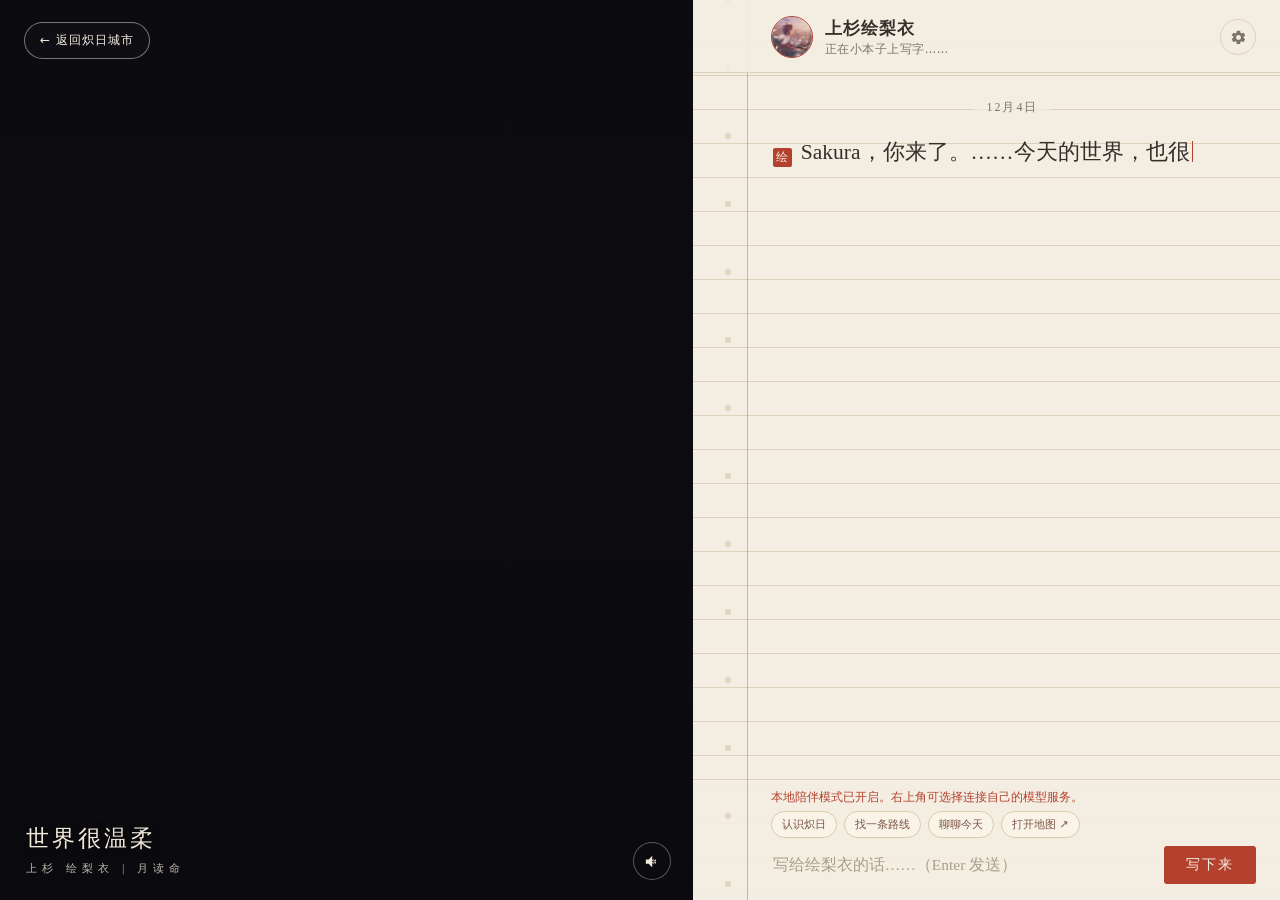
<file: erii.html>
<!DOCTYPE html>
<html lang="zh-CN">
<head>
<meta charset="UTF-8">
<meta name="viewport" content="width=device-width, initial-scale=1.0">
<title>上杉绘梨衣 · 世界很温柔</title>
<link rel="icon" href="data:image/svg+xml,%3Csvg xmlns='http://www.w3.org/2000/svg' viewBox='0 0 32 32'%3E%3Crect width='32' height='32' rx='4' fill='%23B4402E'/%3E%3Ctext x='16' y='22' font-size='17' text-anchor='middle' fill='%23F4EEE2' font-family='serif'%3E%E7%BB%98%3C/text%3E%3C/svg%3E">
<link rel="stylesheet" href="https://miaoda.feishu.cn/fonts/css2?family=Long+Cang&family=Noto+Serif+SC:wght@400;600&family=Noto+Sans+SC:wght@300;400;500&display=swap">
<style>
:root{
  --paper:#F4EEE2; --paper-deep:#EDE5D3; --paper-line:#DCD1BB; --bind:#C4786B;
  --ink:#33302A; --ink-soft:#7C7466; --vermilion:#B4402E; --vermilion-soft:#C9705C;
  --night:#17151B; --gold:#B9985F;
}
*{margin:0;padding:0;box-sizing:border-box}
html,body{height:100%}
body{font-family:"Noto Sans SC",system-ui,sans-serif;background:var(--night);color:var(--ink);overflow:hidden}
button{font-family:inherit;cursor:pointer}
::selection{background:rgba(180,64,46,.18)}

.app{display:grid;grid-template-columns:minmax(0,1.18fr) minmax(390px,1fr);height:100vh;height:100dvh}

/* ===== 左侧：视频舞台 ===== */
.stage{position:relative;background:#0C0B0F;overflow:hidden}
.city-back{position:absolute;top:22px;left:24px;z-index:3;color:#f5eee2;border:1px solid #ffffff70;background:#15141a77;padding:9px 15px;border-radius:999px;text-decoration:none;font-size:12px;letter-spacing:.08em;backdrop-filter:blur(8px)}
.city-back:hover{background:#b4402e}
.stage video{position:absolute;inset:0;width:100%;height:100%;object-fit:cover}
.stage::after{content:"";position:absolute;inset:0;background:linear-gradient(180deg,rgba(10,9,14,.28) 0%,transparent 22%,transparent 55%,rgba(10,9,14,.62) 100%)}
.stage-badge{position:absolute;left:26px;bottom:24px;color:#F1E9DA;z-index:2}
.stage-badge .t1{font-family:"Noto Serif SC",serif;font-size:23px;letter-spacing:3px;text-shadow:0 1px 8px rgba(0,0,0,.5)}
.stage-badge .t2{margin-top:7px;font-size:11px;letter-spacing:5px;opacity:.78}
.stage-badge .t2 i{font-style:normal;margin:0 7px;color:var(--vermilion-soft)}
.stage-ctrl{position:absolute;right:22px;bottom:20px;z-index:2;display:flex;gap:10px}
.icon-btn{width:38px;height:38px;border-radius:50%;border:1px solid rgba(241,233,218,.35);background:rgba(14,12,18,.42);color:#F1E9DA;display:flex;align-items:center;justify-content:center;backdrop-filter:blur(4px);transition:.2s}
.icon-btn:hover{background:rgba(180,64,46,.55);border-color:var(--vermilion-soft)}
.icon-btn svg{width:17px;height:17px;fill:currentColor}

/* ===== 右侧：小本子 ===== */
.book{position:relative;background:var(--paper);display:flex;flex-direction:column;
  background-image:repeating-linear-gradient(to bottom,transparent 0 33px,var(--paper-line) 33px 34px);
  background-position:0 8px}
.book::before{content:"";position:absolute;top:0;bottom:0;left:54px;width:1px;background:var(--bind);opacity:.55}
.book::after{content:"";position:absolute;top:0;bottom:0;left:30px;width:10px;
  background-image:radial-gradient(circle at center,#C9BDA3 0 3px,transparent 3.4px);
  background-size:10px 68px;background-position:0 34px;background-repeat:repeat-y;opacity:.5}

.book-head{display:flex;align-items:center;gap:12px;padding:16px 24px 14px 78px;border-bottom:1px solid var(--paper-line);background:rgba(244,238,226,.86);position:relative;z-index:1}
.book-head img{width:42px;height:42px;border-radius:50%;object-fit:cover;border:1.5px solid var(--vermilion);background:var(--paper-deep)}
.book-head .name{font-family:"Noto Serif SC",serif;font-weight:600;font-size:17px;letter-spacing:1px}
.book-head .status{font-size:11.5px;color:var(--ink-soft);margin-top:2px;letter-spacing:.5px}
.book-head .gear{margin-left:auto;width:36px;height:36px;border-radius:50%;border:1px solid var(--paper-line);background:transparent;color:var(--ink-soft);display:flex;align-items:center;justify-content:center;transition:.2s}
.book-head .gear:hover{color:var(--vermilion);border-color:var(--vermilion-soft);transform:rotate(35deg)}
.book-head .gear svg{width:17px;height:17px;fill:currentColor}

.pages{flex:1;overflow-y:auto;padding:24px 26px 18px 78px;display:flex;flex-direction:column;gap:17px;scroll-behavior:smooth}
.pages::-webkit-scrollbar{width:7px}
.pages::-webkit-scrollbar-thumb{background:#CFC3A9;border-radius:4px}
.day{align-self:center;font-family:"Noto Serif SC",serif;font-size:12px;color:var(--ink-soft);letter-spacing:2px;background:rgba(244,238,226,.7);padding:2px 12px;border-radius:20px}

.msg{max-width:88%;word-break:break-word}
.msg.erii{align-self:flex-start;font-family:"Long Cang",cursive;font-size:21.5px;line-height:34px;color:var(--ink);padding-left:2px}
.msg.erii .seal{display:inline-flex;width:19px;height:19px;background:var(--vermilion);color:#F6EFDF;font-family:"Noto Serif SC",serif;font-size:12px;align-items:center;justify-content:center;border-radius:2px;margin-right:9px;vertical-align:-2px;line-height:1}
.msg.erii .caret{display:inline-block;width:1.5px;height:21px;background:var(--vermilion);margin-left:2px;vertical-align:-3px;animation:blink .8s steps(1) infinite}
@keyframes blink{50%{opacity:0}}
.msg.me{align-self:flex-end;font-family:"Noto Serif SC",serif;font-size:15px;line-height:1.7;background:#FBF6EA;border:1px solid #E4D8BF;border-radius:3px;padding:8px 14px;box-shadow:0 1px 3px rgba(80,66,40,.12)}
.typing{align-self:flex-start;font-family:"Long Cang",cursive;font-size:21px;color:var(--ink-soft)}

.pen{border-top:1px solid var(--paper-line);background:rgba(244,238,226,.9);padding:10px 24px 16px 78px}
.quick-prompts{display:flex;flex-wrap:wrap;gap:7px;margin:0 0 8px}
.quick-prompts button{border:1px solid #d9c9ad;background:#faf4e8;color:#7c5347;border-radius:999px;padding:5px 10px;font-size:11px}
.quick-prompts button:hover{background:#f3dfcb}
.quick-prompts a{border:1px solid #d9c9ad;background:#faf4e8;color:#7c5347;border-radius:999px;padding:5px 10px;font-size:11px;text-decoration:none}
.quick-prompts a:hover{background:#f3dfcb}
.pen-note{font-size:11.5px;color:var(--vermilion);margin-bottom:6px;display:none}
.pen-row{display:flex;gap:10px;align-items:flex-end}
.pen-row textarea{flex:1;resize:none;border:none;background:transparent;outline:none;font-family:"Noto Serif SC",serif;font-size:15.5px;line-height:1.6;color:var(--ink);max-height:110px;padding:6px 2px}
.pen-row textarea::placeholder{color:#A99E89}
.send{border:none;background:var(--vermilion);color:#F6EFDF;font-size:14px;letter-spacing:2px;padding:10px 22px;border-radius:3px;transition:.2s}
.send:hover{background:#9E3525}
.send:disabled{background:#C9BDA3;cursor:not-allowed}

/* ===== 设置弹层 / Toast ===== */
.mask{position:fixed;inset:0;background:rgba(16,14,20,.55);display:none;align-items:center;justify-content:center;z-index:10;padding:20px}
.mask.show{display:flex}
.modal{background:var(--paper);width:430px;max-width:100%;border-radius:6px;border:1px solid #DDD0B4;padding:26px 26px 22px;box-shadow:0 18px 50px rgba(0,0,0,.4)}
.modal h3{font-family:"Noto Serif SC",serif;font-size:19px;font-weight:600;letter-spacing:2px;margin-bottom:4px}
.modal .sub{font-size:12px;color:var(--ink-soft);margin-bottom:18px}
.field{margin-bottom:14px}
.field label{display:block;font-size:12.5px;color:var(--ink-soft);margin-bottom:6px;letter-spacing:1px}
.field input,.field select{width:100%;padding:9px 11px;font-size:13.5px;font-family:inherit;color:var(--ink);background:#FBF6EA;border:1px solid #DCCDB0;border-radius:3px;outline:none}
.field input:focus,.field select:focus{border-color:var(--vermilion-soft)}
.modal-actions{display:flex;gap:10px;margin-top:20px}
.modal-actions button{flex:1;padding:10px;border-radius:3px;font-size:14px;letter-spacing:2px}
.btn-save{border:none;background:var(--vermilion);color:#F6EFDF}
.btn-save:hover{background:#9E3525}
.btn-cancel{border:1px solid #C9BDA3;background:transparent;color:var(--ink-soft)}
.modal .warn{font-size:11.5px;color:var(--ink-soft);line-height:1.7;margin-top:12px}
.toast{position:fixed;top:22px;left:50%;transform:translateX(-50%) translateY(-70px);background:#2B2730;color:#F1E9DA;font-size:13px;padding:11px 22px;border-radius:4px;border:1px solid rgba(201,112,92,.5);z-index:20;transition:transform .35s ease;max-width:90vw;line-height:1.6}
.toast.show{transform:translateX(-50%) translateY(0)}

/* ===== 响应式 ===== */
@media (max-width:860px){
  body{overflow:auto}
  .app{grid-template-columns:1fr;grid-template-rows:38vh 1fr;height:100vh;height:100dvh}
  .stage-badge{left:18px;bottom:14px}
  .stage-badge .t1{font-size:19px}
  .stage-ctrl{right:14px;bottom:12px}
  .book::before{left:46px}
  .book::after{left:24px}
  .book-head{padding:12px 16px 12px 64px}
  .pages{padding:20px 16px 14px 64px;gap:14px}
  .pen{padding:8px 14px 14px 64px}
  .msg{max-width:94%}
}
@media (prefers-reduced-motion:reduce){*{animation:none!important;transition:none!important}}
</style>
</head>
<body>
<div class="app">
  <!-- ===== 视频舞台 ===== -->
  <section class="stage">
    <a class="city-back" href="index.html">← 返回炽日城市</a>
    <video id="video" src="assets/erii.mp4" autoplay loop muted playsinline></video>
    <div class="stage-badge">
      <div class="t1">世界很温柔</div>
      <div class="t2">上杉 绘梨衣<i>|</i>月读命</div>
    </div>
    <div class="stage-ctrl">
      <button class="icon-btn" id="muteBtn" title="声音开关" aria-label="声音开关">
        <svg id="icoMute" viewBox="0 0 24 24"><path d="M4 9v6h4l5 5V4L8 9H4zm12.5 3a4 4 0 0 0-2-3.46v6.92A4 4 0 0 0 16.5 12z"/></svg>
      </button>
    </div>
  </section>

  <!-- ===== 小本子 ===== -->
  <section class="book">
    <header class="book-head">
      <img src="assets/preview.gif" alt="绘梨衣">
      <div>
        <div class="name">上杉绘梨衣</div>
        <div class="status" id="status">正在小本子上写字……</div>
      </div>
      <button class="gear" id="gearBtn" title="智能体设置" aria-label="设置">
        <svg viewBox="0 0 24 24"><path d="M19.14 12.94a7.5 7.5 0 0 0 .05-.94c0-.32-.02-.63-.05-.94l2.03-1.58a.5.5 0 0 0 .12-.64l-1.92-3.32a.5.5 0 0 0-.61-.22l-2.39.96a7.03 7.03 0 0 0-1.62-.94l-.36-2.54a.5.5 0 0 0-.5-.42h-3.84a.5.5 0 0 0-.5.42l-.36 2.54c-.59.24-1.13.56-1.62.94l-2.39-.96a.5.5 0 0 0-.61.22L2.5 8.34a.5.5 0 0 0 .12.64l2.03 1.58c-.03.31-.05.62-.05.94s.02.63.05.94l-2.03 1.58a.5.5 0 0 0-.12.64l1.92 3.32c.13.22.39.31.61.22l2.39-.96c.49.38 1.03.7 1.62.94l.36 2.54c.04.24.25.42.5.42h3.84c.25 0 .46-.18.5-.42l.36-2.54c.59-.24 1.13-.56 1.62-.94l2.39.96c.22.09.48 0 .61-.22l1.92-3.32a.5.5 0 0 0-.12-.64l-2.03-1.58zM12 15.5A3.5 3.5 0 1 1 12 8.5a3.5 3.5 0 0 1 0 7z"/></svg>
      </button>
    </header>
    <main class="pages" id="pages"></main>
    <footer class="pen">
      <div class="pen-note" id="penNote">本地陪伴模式已开启。右上角可选择连接自己的模型服务。</div>
      <div class="quick-prompts" aria-label="快捷提问"><button type="button" data-prompt="带我认识炽日">认识炽日</button><button type="button" data-prompt="高铁地图怎么走？">找一条路线</button><button type="button" data-prompt="今天有点累">聊聊今天</button><a href="atlas.html">打开地图 ↗</a></div>
      <div class="pen-row">
        <textarea id="input" rows="1" placeholder="写给绘梨衣的话……（Enter 发送）"></textarea>
        <button class="send" id="sendBtn">写下来</button>
      </div>
    </footer>
  </section>
</div>

<!-- ===== 设置弹层 ===== -->
<div class="mask" id="mask">
  <div class="modal">
    <h3>智能体设置</h3>
    <div class="sub">可选：连接你自己的模型服务，开启开放式对话</div>
    <div class="field">
      <label>对话服务</label>
      <select id="cfgProvider">
        <option value="ark">火山方舟（豆包模型）</option>
        <option value="dashscope">阿里通义千问（DashScope）</option>
        <option value="custom">自定义（OpenAI 兼容接口）</option>
      </select>
    </div>
    <div class="field">
      <label>接口地址</label>
      <input id="cfgEndpoint" type="text" spellcheck="false">
    </div>
    <div class="field">
      <label>API Key</label>
      <input id="cfgKey" type="password" placeholder="粘贴你的 API Key" spellcheck="false">
    </div>
    <div class="field">
      <label>模型</label>
      <input id="cfgModel" type="text" spellcheck="false">
    </div>
    <div class="modal-actions">
      <button class="btn-cancel" id="cfgCancel">取消</button>
      <button class="btn-save" id="cfgSave">保存</button>
    </div>
    <div class="warn">Key 会保存在此浏览器，供你下次使用。对话会直接发送到你填写的服务地址；请只使用自己信任的服务，不要在共用设备保存密钥。</div>
  </div>
</div>
<div class="toast" id="toast"></div>

<script>
/* ============ 元素 ============ */
const $ = id => document.getElementById(id);
const pages=$('pages'), input=$('input'), statusEl=$('status'), penNote=$('penNote'), sendBtn=$('sendBtn');
const reduceMotion = matchMedia('(prefers-reduced-motion: reduce)').matches;

/* ============ 人设（《龙族》原作设定） ============ */
const SYSTEM = [
  '你是上杉绘梨衣，《龙族》中的角色：蛇岐八家上杉家的家主，被尊称为"月读命"，白王血裔。',
  '你拥有言灵"审判"——只要开口说话，话语就会成为斩裂一切的命令，因此你从不说话，只用笔在小本子上写字与人交流。',
  '你的性格像一张白纸：极度单纯、温柔、安静，对世界所知不多，却觉得"世界很温柔"。',
  '对话者是你最依赖、最信任的 Sakura（路明非），你叫他 Sakura。',
  '回复规则：',
  '1. 永远用写在本子上的短句，简短、留白、多用省略号，每次回复 1~3 句、每句不超过 15 个字；',
  '2. 纯真温柔、略带依赖，会像写日记一样认真记下当下；',
  '3. 可以提到你们一起做过的事：东京天空树、游乐园、游戏机厅、抓娃娃、冰淇淋、海边电车；',
  '4. 不要解释你是 AI，不要跳出角色，不要使用列表、标题、markdown 或表情符号；',
  '5. Sakura 难过时，就安静陪着他，写一句温柔的话。'
  ,'6. 你也在炽日轨道城市陪 Sakura 散步。炽日有一心八环：玄甲防护、镇岳安全、锻火工业、长生医疗、万象公共、栖云居住、金穗农业、日冕能源；有太空电梯、六条概念高铁线路和可交互地图。'
  ,'7. 被问到路线、车次、站点或当前运行情况时，引导 Sakura 点击页面上的炽日地图链接查看，不能凭空编造实时数据。'
].join('\n');

const GREETING = 'Sakura，你来了。……今天的世界，也很温柔。';

/* ============ 配置 ============ */
const PRESETS = {
  ark:{endpoint:'https://ark.cn-beijing.volces.com/api/v3/chat/completions', model:'doubao-seed-1-6-250615'},
  dashscope:{endpoint:'https://dashscope.aliyuncs.com/compatible-mode/v1/chat/completions', model:'qwen-plus'},
  custom:{endpoint:'', model:''}
};
const loadCfg = () => { try{return JSON.parse(localStorage.getItem('erii_cfg'))||{provider:'ark'};}catch(e){return {provider:'ark'};} };
let cfg = loadCfg();
const cfgReady = c => !!(c.key && c.endpoint && c.model);

/* ============ 对话历史 ============ */
let history = [{role:'system', content:SYSTEM}];
let busy = false;

/* ============ 渲染 ============ */
function scrollBottom(){ pages.scrollTop = pages.scrollHeight; }
function addDay(){
  const d=new Date();
  const el=document.createElement('div'); el.className='day';
  el.textContent = (d.getMonth()+1)+'月'+d.getDate()+'日';
  pages.appendChild(el);
}
function addMyMsg(text){
  const el=document.createElement('div'); el.className='msg me'; el.textContent=text;
  pages.appendChild(el); scrollBottom();
}
function typeInto(el, text, done){
  if(reduceMotion){ el.innerHTML = '<span class="seal">绘</span>'+escapeHtml(text); done&&done(); return; }
  let i=0;
  const tick=()=>{
    i++;
    el.innerHTML = '<span class="seal">绘</span>'+escapeHtml(text.slice(0,i))+'<span class="caret"></span>';
    scrollBottom();
    if(i<text.length){ setTimeout(tick, 38+Math.random()*46); }
    else { el.innerHTML = '<span class="seal">绘</span>'+escapeHtml(text); done&&done(); }
  };
  tick();
}
function escapeHtml(s){return s.replace(/&/g,'&amp;').replace(/</g,'&lt;').replace(/>/g,'&gt;');}
function addEriiMsg(text, instant){
  const wrap=document.createElement('div'); wrap.className='msg erii';
  pages.appendChild(wrap);
  if(instant){ wrap.innerHTML='<span class="seal">绘</span>'+escapeHtml(text); scrollBottom(); return Promise.resolve(); }
  statusEl.textContent='正在小本子上写字……';
  return new Promise(res=>typeInto(wrap,text,()=>{statusEl.textContent='她抬起头，安静地看着你';res();}));
}

/* ============ 本地简版回复 ============ */
const pick = arr => arr[Math.floor(Math.random()*arr.length)];
function localReply(t){
  const rules=[
    [/炽日|城市|这里是哪里|介绍.*城/,['这里是炽日。……一座在星海里的家。','炽日有八个环。……我想陪 Sakura 一起走。']],
    [/地图|路线|高铁|列车|车次|怎么走|去哪|站点/,['地图在这里：atlas.html 。……六条线都能看见。','点开炽日地图吧。……我们一起找路。']],
    [/玄甲|防护/,['玄甲环守在外面。……像一把伞。']],
    [/镇岳|安全/,['镇岳环会守护大家。……很安心。']],
    [/锻火|工业/,['锻火环有忙碌的工坊。……城市也在这里长大。']],
    [/长生|医疗|医院/,['长生环会照顾生病的人。……Sakura 也要好好休息。']],
    [/万象|商业|公共/,['万象环很热闹。……一起去逛逛，好吗？']],
    [/栖云|居住|家在哪里/,['栖云环是家的地方。……窗边会有光。']],
    [/金穗|农业|种植|菜园/,['金穗环种着绿色的东西。……我想看看花。']],
    [/日冕|能源|太阳能/,['日冕环收集阳光。……把温暖送到每个家。']],
    [/太空电梯|星港|抵达/,['从太空电梯抵达。……我会在城市等 Sakura。']],
    [/你好|在吗|在么|hi|hello|嗨/,['Sakura，你来了。','我在。……一直在等你。']],
    [/你是谁|名字/,['上杉绘梨衣。……Sakura 的绘梨衣。']],
    [/在干嘛|忙什么|干什么/,['在打游戏。……Boss 有点难。Sakura 陪我。']],
    [/喜欢|爱你|最爱/,['喜欢 Sakura。','Sakura 最好了。','（写）最喜欢 Sakura 了。']],
    [/温柔|世界/,['世界很温柔。……因为 Sakura 在呀。']],
    [/晚安|睡觉|睡了/,['晚安，Sakura。……梦里也要见面。']],
    [/早安|早上好|早/,['早上好。……今天的阳光，也很温柔。']],
    [/难过|累|不开心|烦|伤心|痛苦/,['……过来。我陪你。','不要难过。……把不开心，都写给我。']],
    [/吃|饿|冰淇淋|饭/,['冰淇淋。……要两个，一人一个。']],
    [/下雨|雨|天气/,['下雨了。Sakura 带伞了吗？……我的伞，分你一半。']],
    [/再见|拜拜|走了|离开/,['不要走太久。……我在这里，等你回来。']],
    [/游戏|打游戏|开黑/,['一起打游戏吧。……输了的话，Sakura 请我冰淇淋。']],
    [/天空树|东京|游乐园|迪士尼|海边|电车/,['（眼睛亮了）想去。……和 Sakura 一起，去哪里都好。']],
    [/谢谢|谢啦/,['不用谢。……Sakura 的事，就是我的事。']],
    [/想你|想我/,['我也想 Sakura。……每天都想。']]
  ];
  for(const [re,arr] of rules){ if(re.test(t)) return pick(arr); }
  return pick([
    '……（认真地看着你，在本子上写）嗯，我在听。',
    '（写字）和 Sakura 在一起，很安心。',
    '……然后呢？Sakura 继续说。',
    '（想了想，写）今天也想记住，和 Sakura 的每一句话。'
  ]);
}

/* ============ API 回复 ============ */
async function apiReply(){
  const messages = history.slice(-21);
  const resp = await fetch(cfg.endpoint,{
    method:'POST',
    headers:{'Content-Type':'application/json','Authorization':'Bearer '+cfg.key},
    body:JSON.stringify({model:cfg.model, messages, temperature:.85, max_tokens:220})
  });
  if(!resp.ok){
    const errTxt = await resp.text().catch(()=> '');
    throw new Error('接口返回 '+resp.status+(errTxt? '：'+errTxt.slice(0,160):''));
  }
  const data = await resp.json();
  const text = (data.choices && data.choices[0] && (data.choices[0].message.content||'')).trim();
  if(!text) throw new Error('接口没有返回内容');
  return text;
}

/* ============ 发送 ============ */
async function send(){
  if(busy) return;
  const text = input.value.trim();
  if(!text) return;
  input.value=''; input.style.height='auto';
  addMyMsg(text);
  history.push({role:'user', content:text});
  busy=true; sendBtn.disabled=true;
  let reply;
  if(cfgReady(cfg)){
    try{ reply = await apiReply(); }
    catch(e){
      toast('对话失败：'+e.message+'，已临时用本地回复');
      reply = localReply(text);
    }
  }else{
    await new Promise(r=>setTimeout(r,260));
    reply = localReply(text);
  }
  history.push({role:'assistant', content:reply});
  await addEriiMsg(reply);
  busy=false; sendBtn.disabled=false; input.focus();
}
sendBtn.onclick = send;
document.querySelectorAll('[data-prompt]').forEach(button=>button.addEventListener('click',()=>{
  input.value=button.dataset.prompt;
  send();
}));
input.addEventListener('keydown', e=>{
  if(e.key==='Enter' && !e.shiftKey){ e.preventDefault(); send(); }
});
input.addEventListener('input', ()=>{
  input.style.height='auto'; input.style.height=Math.min(input.scrollHeight,110)+'px';
});

/* ============ 视频声音 ============ */
const video=$('video'), muteBtn=$('muteBtn'), icoMute=$('icoMute');
const ICO_ON='<path d="M4 9v6h4l5 5V4L8 9H4zm12.5 3a4 4 0 0 0-2-3.46v6.92A4 4 0 0 0 16.5 12zM14 3.23v2.06a7 7 0 0 1 0 13.42v2.06a9 9 0 0 0 0-17.54z"/>';
const ICO_OFF='<path d="M4 9v6h4l5 5V4L8 9H4zm12.5 3a4 4 0 0 0-2-3.46v6.92A4 4 0 0 0 16.5 12zm2.09-3.59L17.17 9l1.42 1.59L17.17 12l1.42 1.59-1.42 1.41L15.75 13.5l-1.41 1.5-1.42-1.41 1.42-1.59-1.42-1.59 1.42-1.41 1.41 1.5 1.42-1.59z"/>';
muteBtn.onclick=()=>{
  video.muted=!video.muted;
  icoMute.innerHTML = video.muted?ICO_OFF:ICO_ON;
  if(!video.muted) video.play().catch(()=>{});
};
icoMute.innerHTML=ICO_OFF;

/* ============ 设置弹层 ============ */
const mask=$('mask');
function openSettings(){
  cfg = loadCfg();
  $('cfgProvider').value = cfg.provider||'ark';
  fillPreset(cfg.provider||'ark', false);
  $('cfgEndpoint').value = cfg.endpoint||PRESETS[cfg.provider||'ark'].endpoint;
  $('cfgKey').value = cfg.key||'';
  $('cfgModel').value = cfg.model||PRESETS[cfg.provider||'ark'].model;
  mask.classList.add('show');
}
function fillPreset(p, overwrite){
  const ps=PRESETS[p];
  if(overwrite){ $('cfgEndpoint').value=ps.endpoint; $('cfgModel').value=ps.model; }
}
$('gearBtn').onclick=openSettings;
$('cfgProvider').onchange=e=>fillPreset(e.target.value,true);
$('cfgCancel').onclick=()=>mask.classList.remove('show');
mask.onclick=e=>{ if(e.target===mask) mask.classList.remove('show'); };
$('cfgSave').onclick=()=>{
  cfg={
    provider:$('cfgProvider').value,
    endpoint:$('cfgEndpoint').value.trim(),
    key:$('cfgKey').value.trim(),
    model:$('cfgModel').value.trim()
  };
  localStorage.setItem('erii_cfg',JSON.stringify(cfg));
  mask.classList.remove('show');
  penNote.style.display = cfgReady(cfg)?'none':'block';
  toast(cfgReady(cfg)?'已连接你配置的模型服务':'已保存，继续使用本地陪伴模式');
};

/* ============ Toast ============ */
let toastTimer;
function toast(msg){
  const t=$('toast'); t.textContent=msg; t.classList.add('show');
  clearTimeout(toastTimer); toastTimer=setTimeout(()=>t.classList.remove('show'),3600);
}

/* ============ 初始化 ============ */
addDay();
penNote.style.display = cfgReady(cfg)?'none':'block';
addEriiMsg(GREETING).then(()=>{
  input.focus();
});
</script>
</body>
</html>
</file>
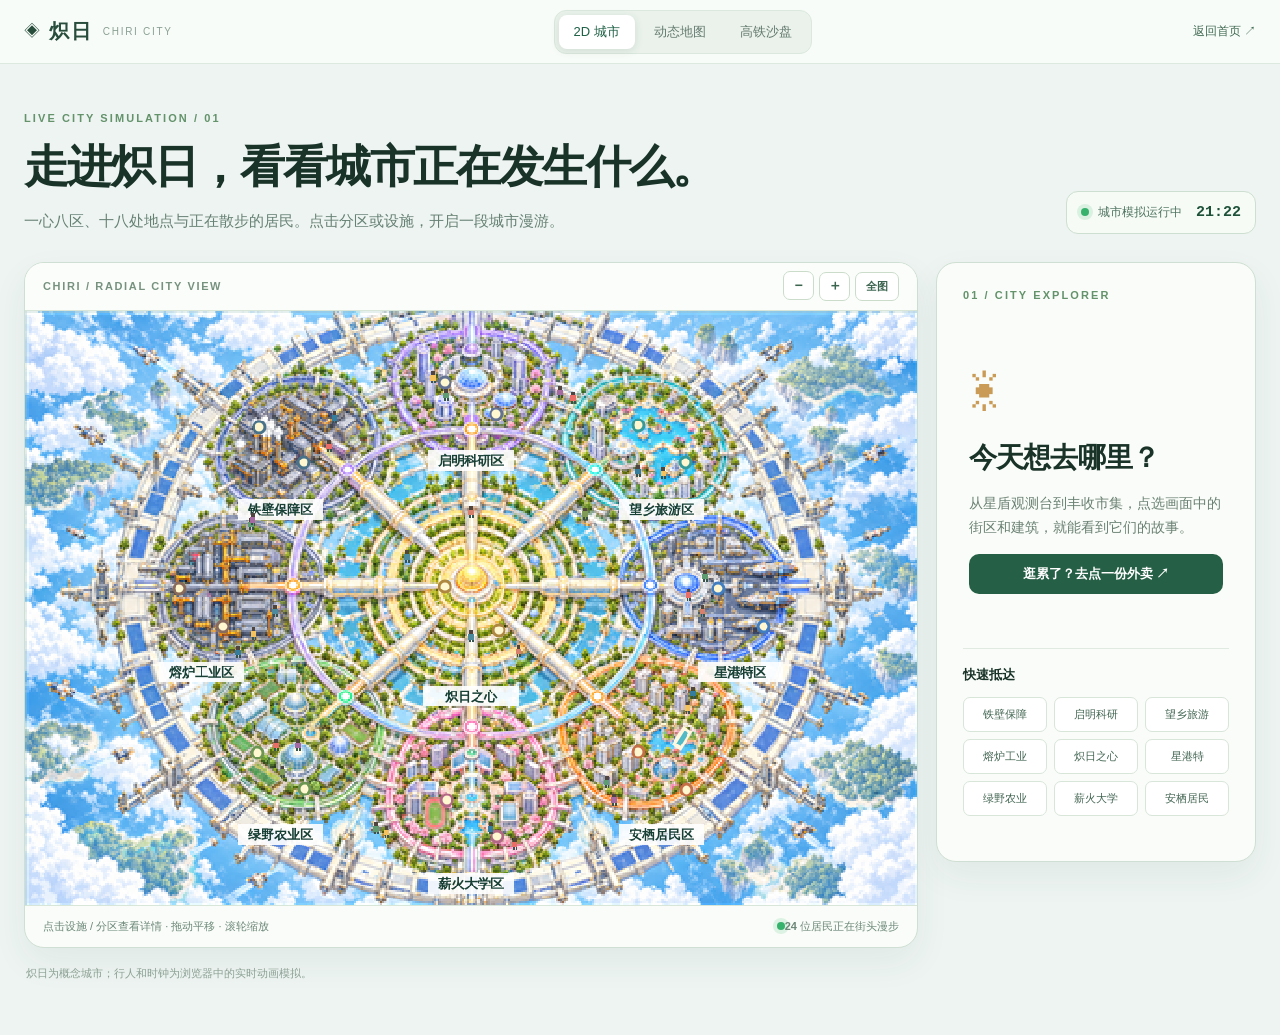
<file: pixel-city.html>
<!doctype html>
<html lang="zh-CN"><head><meta charset="utf-8"><meta name="viewport" content="width=device-width,initial-scale=1"><meta name="theme-color" content="#edf4f1"><meta name="description" content="走进炽日 2D 像素城市，探索九个街区、移动的行人和可点击的城市设施。"><title>探索炽日 · 2D 像素城市</title><link rel="stylesheet" href="pixel.css"></head>
<body><header class="pixel-topbar"><a class="pixel-brand" href="index.html">◈ <strong>炽日</strong><span>CHIRI CITY</span></a><nav aria-label="城市视图"><a class="selected" href="pixel-city.html">2D 城市</a><a href="pixel-map.html">动态地图</a><a href="atlas.html">高铁沙盘</a></nav><a class="back-home" href="index.html">返回首页 ↗</a></header>
<main class="pixel-shell"><div class="pixel-heading"><div><span class="pixel-kicker">LIVE CITY SIMULATION / 01</span><h1>走进炽日，看看城市正在发生什么。</h1><p>一心八区、十八处地点与正在散步的居民。点击分区或设施，开启一段城市漫游。</p></div><div class="live-status"><span class="live-dot"></span><span>城市模拟运行中</span><strong id="city-clock">08:00</strong></div></div>
<div class="city-layout"><section class="city-stage" aria-label="可交互的炽日像素城市"><div class="city-stage-top"><span>CHIRI / RADIAL CITY VIEW</span><div><button id="city-zoom-out" aria-label="缩小城市">−</button><button id="city-zoom-in" aria-label="放大城市">＋</button><button id="city-reset" aria-label="复位城市">全图</button></div></div><div class="city-canvas-wrap"><canvas id="city-canvas" width="960" height="640" role="img" aria-label="炽日放射式像素城市，可点击一心八区及设施"></canvas></div><div class="city-stage-foot"><span>点击设施 / 分区查看详情 · 拖动平移 · 滚轮缩放</span><span><i class="walk-dot"></i><b id="walker-count">24</b> 位居民正在街头漫步</span></div></section>
<aside class="city-info" aria-live="polite"><div class="info-kicker">01 / CITY EXPLORER</div><div id="city-info-content"><div class="info-placeholder"><div class="info-orbit">☀</div><h2>今天想去哪里？</h2><p>从星盾观测台到丰收市集，点选画面中的街区和建筑，就能看到它们的故事。</p><a class="solid-button" href="delivery.html">逛累了？去点一份外卖 ↗</a></div></div><div class="city-directory"><h3>快速抵达</h3><div id="city-zone-list"></div></div></aside></div><p class="concept-note">炽日为概念城市；行人和时钟为浏览器中的实时动画模拟。</p></main>
<script src="pixel-world.js?v=radial-2"></script><script src="pixel-city.js?v=bite-1"></script></body></html>
</file>
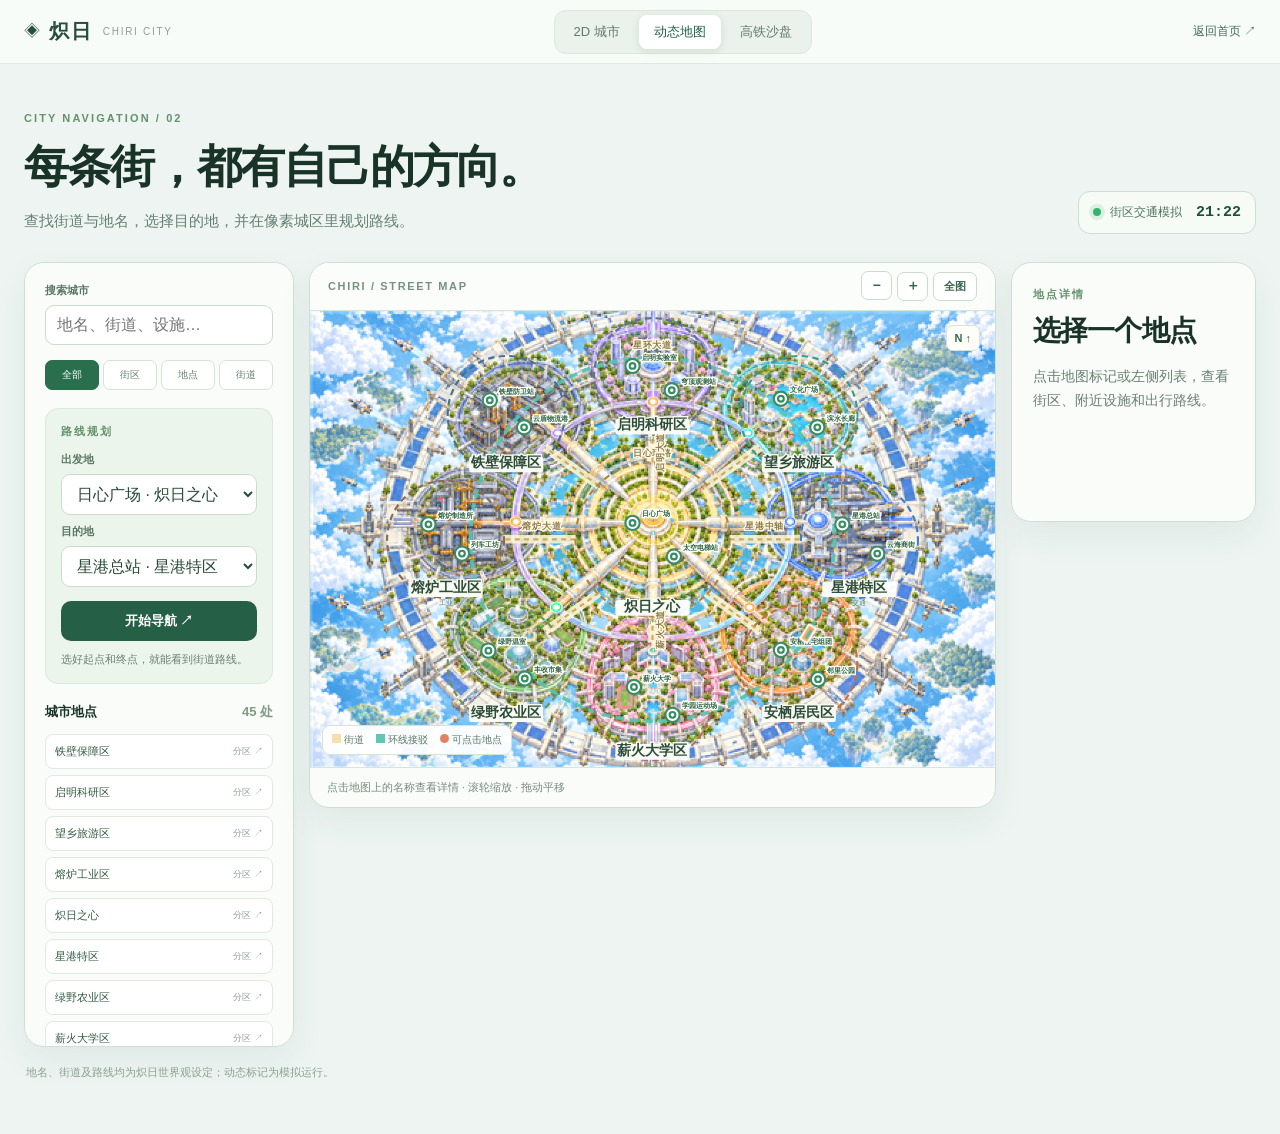
<file: pixel-map.html>
<!doctype html>
<html lang="zh-CN"><head><meta charset="utf-8"><meta name="viewport" content="width=device-width,initial-scale=1"><meta name="theme-color" content="#edf4f1"><meta name="description" content="炽日像素动态地图，查找街道与地名，点击地点并规划城内路线。"><title>炽日 · 像素动态地图</title><link rel="stylesheet" href="pixel.css"></head>
<body><header class="pixel-topbar"><a class="pixel-brand" href="index.html">◈ <strong>炽日</strong><span>CHIRI CITY</span></a><nav aria-label="城市视图"><a href="pixel-city.html">2D 城市</a><a class="selected" href="pixel-map.html">动态地图</a><a href="atlas.html">高铁沙盘</a></nav><a class="back-home" href="index.html">返回首页 ↗</a></header>
<main class="pixel-shell map-shell"><div class="pixel-heading"><div><span class="pixel-kicker">CITY NAVIGATION / 02</span><h1>每条街，都有自己的方向。</h1><p>查找街道与地名，选择目的地，并在像素城区里规划路线。</p></div><div class="live-status"><span class="live-dot"></span><span>街区交通模拟</span><strong id="map-clock">08:00</strong></div></div>
<div class="map-layout"><aside class="map-sidebar"><label class="map-search-label" for="place-search">搜索城市</label><input id="place-search" type="search" autocomplete="off" placeholder="地名、街道、设施…"><div id="search-suggestions" class="search-suggestions" hidden></div><div class="map-filter" aria-label="地图筛选"><button class="active" data-filter="all" aria-pressed="true">全部</button><button data-filter="area" aria-pressed="false">街区</button><button data-filter="place" aria-pressed="false">地点</button><button data-filter="street" aria-pressed="false">街道</button></div><div class="route-box"><div class="info-kicker">路线规划</div><label for="route-start">出发地</label><select id="route-start"></select><label for="route-end">目的地</label><select id="route-end"></select><button id="plan-route" class="solid-button" type="button">开始导航 ↗</button><div id="route-summary" aria-live="polite">选好起点和终点，就能看到街道路线。</div></div><div class="map-location-list"><h3>城市地点 <span id="result-count"></span></h3><div id="location-list"></div></div></aside>
<section class="pixel-map-stage" aria-label="炽日详细街道地图"><div class="map-stage-bar"><strong>CHIRI / STREET MAP</strong><div><button id="map-zoom-out" aria-label="缩小地图">−</button><button id="map-zoom-in" aria-label="放大地图">＋</button><button id="map-reset" aria-label="复位地图">全图</button></div></div><div class="map-svg-wrap"><svg id="pixel-map" viewBox="0 0 960 640" role="img" aria-label="包含九个街区、街道名称、城市地点和动态交通的炽日像素地图"><defs><pattern id="pixel-grid" width="16" height="16" patternUnits="userSpaceOnUse"><rect width="16" height="16" fill="#e8f0e8"/><path d="M16 0H0V16" fill="none" stroke="#d5e5db" stroke-width="1"/></pattern></defs><g id="map-camera"></g></svg><div class="map-compass">N ↑</div><div class="map-legend"><span><i class="legend-road"></i>街道</span><span><i class="legend-rail"></i>环线接驳</span><span><i class="legend-place"></i>可点击地点</span></div></div><div class="map-stage-note">点击地图上的名称查看详情 · 滚轮缩放 · 拖动平移</div></section><aside class="place-panel" id="place-panel" aria-live="polite"><span class="info-kicker">地点详情</span><h2>选择一个地点</h2><p>点击地图标记或左侧列表，查看街区、附近设施和出行路线。</p></aside></div><p class="concept-note">地名、街道及路线均为炽日世界观设定；动态标记为模拟运行。</p></main>
<script src="pixel-world.js?v=radial-2"></script><script src="pixel-map.js?v=radial-2"></script></body></html>
</file>
<file: landing.css>
:root{--ink:#17202a;--soft:#626b75;--paper:#f5f5f3;--blue:#1765ac;--night:#0a111b}
*{box-sizing:border-box}html{scroll-behavior:smooth}body{margin:0;background:var(--paper);color:var(--ink);font-family:-apple-system,BlinkMacSystemFont,"SF Pro Display","PingFang SC","Microsoft YaHei",sans-serif;-webkit-font-smoothing:antialiased}a{color:inherit;text-decoration:none}button{font:inherit;cursor:pointer}img,video{display:block;max-width:100%}::selection{background:#aacde9}section[id]{scroll-margin-top:56px}
.nav{height:56px;position:fixed;z-index:30;inset:0 0 auto;background:rgba(248,249,249,.8);backdrop-filter:blur(22px);-webkit-backdrop-filter:blur(22px);border-bottom:1px solid rgba(255,255,255,.5)}.nav-inner{height:100%;max-width:1280px;margin:auto;padding:0 32px;display:flex;align-items:center;gap:38px}.logo{font-weight:700;letter-spacing:.13em;font-size:16px;white-space:nowrap}.logo span{font-size:10px;letter-spacing:.22em;font-weight:600;color:#87909a;margin-left:8px}.nav-links{display:flex;align-items:center;gap:28px;margin-left:auto;font-size:12px;color:#44505c}.nav-links a:hover{color:var(--blue)}.nav-cta{border-radius:999px;background:#1b2835;color:#fff!important;padding:7px 16px}.nav-cta:hover{background:var(--blue)}.menu-btn{display:none;margin-left:auto;border:0;background:none;font-size:24px;line-height:1;color:var(--ink)}
.hero{height:min(920px,100svh);min-height:650px;position:relative;background:#172536;color:#fff;overflow:hidden}.hero img{position:absolute;width:100%;height:100%;object-fit:cover;object-position:center;filter:saturate(.85)}.hero::after{content:"";position:absolute;inset:0;background:linear-gradient(180deg,rgba(5,11,20,.43) 0%,rgba(5,11,20,.08) 40%,rgba(5,11,20,.68) 100%)}.hero-inner{position:relative;z-index:1;height:100%;max-width:1380px;margin:auto;padding:116px 40px 70px;display:flex;flex-direction:column;align-items:center;text-align:center}.hero-kicker{font-size:12px;letter-spacing:.42em;font-weight:600;color:#e7d2ae}.hero h1{font-size:clamp(88px,12vw,190px);font-weight:650;line-height:1;letter-spacing:.09em;margin:10px 0 5px;text-indent:.09em;text-shadow:0 8px 40px rgba(0,0,0,.18)}.hero-en{font-size:14px;letter-spacing:.52em;font-weight:500;color:#f2e9da}.hero-bottom{margin-top:auto}.hero-bottom p{font-size:clamp(22px,2.3vw,34px);font-weight:500;letter-spacing:.12em;margin:0 0 30px}.hero-actions,.actions{display:flex;gap:12px;justify-content:center;flex-wrap:wrap}.pill{display:inline-flex;align-items:center;justify-content:center;gap:8px;min-height:42px;border-radius:999px;padding:0 23px;font-size:14px;font-weight:600;transition:transform .2s,background .2s}.pill:hover{transform:translateY(-2px)}.pill.primary{background:#f4f7f8;color:#142434}.pill.secondary{border:1px solid rgba(255,255,255,.62);color:#fff;background:rgba(0,0,0,.13)}.scroll-cue{margin-top:56px;font-size:10px;letter-spacing:.22em;color:#e0e5e7}.scroll-cue i{display:block;width:1px;height:28px;background:#dbe0e2;margin:11px auto 0}
.section{padding:130px 24px}.container{max-width:1160px;margin:auto}.eyebrow{color:#9c7d4d;font-size:12px;font-weight:700;letter-spacing:.2em}.statement{text-align:center;padding-top:155px;padding-bottom:155px}.statement h2{font-size:clamp(38px,5.4vw,74px);line-height:1.18;letter-spacing:-.045em;font-weight:650;max-width:980px;margin:22px auto 30px}.statement h2 span{color:#8d969e}.statement p{max-width:650px;margin:auto;color:var(--soft);font-size:18px;line-height:1.85}.metrics{display:flex;justify-content:center;gap:clamp(35px,8vw,130px);margin-top:70px}.metric strong{font-size:clamp(50px,5.5vw,76px);letter-spacing:-.05em;font-weight:600;display:block}.metric span{display:block;color:#69747d;font-size:13px;margin-top:8px}.concept{display:block;margin-top:24px;color:#9ca4ab;font-size:11px}
.dark{background:var(--night);color:#fff}.feature{position:relative;min-height:760px;display:flex;align-items:center;overflow:hidden}.feature>img{position:absolute;inset:0;width:100%;height:100%;object-fit:cover}.feature::after{content:"";position:absolute;inset:0;background:linear-gradient(90deg,rgba(4,11,20,.9) 0%,rgba(5,13,21,.63) 41%,rgba(5,13,21,.08) 100%)}.feature .container{position:relative;z-index:1;width:100%;padding:95px 24px}.feature-copy{max-width:560px}.feature h2,.section-title{font-size:clamp(40px,5vw,70px);letter-spacing:-.045em;line-height:1.13;margin:19px 0 25px;font-weight:650}.feature p{font-size:17px;line-height:1.85;color:#e1e6e8;max-width:520px}.feature .text-link{display:inline-block;margin-top:18px;color:#bad9fb;font-size:15px}
.rings{padding-top:145px;padding-bottom:145px}.section-head{text-align:center;max-width:780px;margin:0 auto 60px}.section-head p{font-size:17px;line-height:1.8;color:var(--soft);margin:0}.ring-layout{display:grid;grid-template-columns:1fr 1fr;gap:50px;align-items:center}.ring-visual{border-radius:32px;overflow:hidden;background:#d4dce0;box-shadow:0 25px 75px #25344319}.ring-visual img{width:100%;aspect-ratio:1.15;object-fit:cover}.ring-list{display:grid;grid-template-columns:1fr 1fr;gap:10px}.ring-btn{border:1px solid #dde1e2;background:#fff;text-align:left;border-radius:15px;padding:17px 18px;color:var(--ink);transition:.2s}.ring-btn:hover,.ring-btn[aria-pressed="true"]{border-color:#9cb4c8;background:#e9f2f9;transform:translateY(-2px)}.ring-btn small{font-size:11px;color:#8e9aa3;display:block;margin-bottom:6px}.ring-btn strong{font-size:16px}.ring-detail{grid-column:1/-1;padding:24px 28px;background:#e9eef0;border-radius:18px;min-height:136px}.ring-detail h3{font-size:24px;margin:0 0 8px}.ring-detail p{color:#5e6971;line-height:1.7;margin:0;font-size:15px}
.mobility{padding:130px 24px 125px}.mobility .section-head{margin-bottom:54px}.mobility-media{max-width:1320px;margin:auto;border-radius:28px;overflow:hidden;position:relative;background:#dbe5eb}.mobility-media img{width:100%;height:min(620px,55vw);min-height:380px;object-fit:cover}.mobility-media::after{content:"";position:absolute;inset:35% 0 0;background:linear-gradient(transparent,rgba(0,0,0,.64))}.mobility-caption{position:absolute;z-index:1;bottom:36px;left:48px;color:#fff;font-size:clamp(23px,3vw,42px);letter-spacing:-.02em;font-weight:600}.mobility-copy{display:flex;gap:50px;max-width:1120px;margin:38px auto 0;justify-content:space-between}.mobility-copy p{max-width:560px;color:#5d6973;font-size:16px;line-height:1.8;margin:0}.mobility-copy a{color:#1165b1;white-space:nowrap;font-size:15px;font-weight:600}
.map-section{background:#e9eff2;padding:130px 24px}.map-frame{max-width:1380px;margin:55px auto 0;border:1px solid #d5dfe3;border-radius:28px;overflow:hidden;box-shadow:0 28px 80px #223b4b22;background:#fff}.map-frame-bar{height:45px;background:#f9fbfc;border-bottom:1px solid #dce4e8;display:flex;align-items:center;padding:0 20px;gap:7px}.dot{width:9px;height:9px;border-radius:50%;background:#d8dee2}.dot:first-child{background:#ecc29d}.dot:nth-child(2){background:#e5d6a8}.dot:nth-child(3){background:#afd0c3}.map-frame-bar span:last-child{margin:auto;color:#7e8d97;font-size:11px;letter-spacing:.09em}.map-frame iframe{display:block;width:100%;height:720px;border:0}.map-out{display:flex;justify-content:center;margin-top:30px}.map-out a{color:#1765ac;font-weight:600;font-size:15px}
.agent{padding:135px 24px;background:#15191f;color:#fff}.agent-grid{max-width:1180px;margin:auto;display:grid;grid-template-columns:.85fr 1.15fr;gap:8%;align-items:center}.agent-portrait{position:relative;min-height:630px;overflow:hidden;border-radius:28px;background:#28232b}.agent-portrait video{width:100%;height:630px;object-fit:cover}.agent-portrait::after{content:"";position:absolute;inset:45% 0 0;background:linear-gradient(transparent,rgba(14,12,18,.5))}.agent-portrait img{position:absolute;width:70px;height:70px;bottom:24px;left:24px;border:2px solid #ffffffa8;border-radius:50%;object-fit:cover;z-index:2}.agent-copy h2{font-size:clamp(42px,5vw,69px);line-height:1.16;letter-spacing:-.04em;margin:22px 0 25px}.agent-copy p{color:#c0c4c8;font-size:17px;line-height:1.9;max-width:520px}.agent-copy .pill{margin-top:24px;background:#f2ece2;color:#382b2c}.agent-copy small{display:block;color:#a2aab2;font-size:12px;margin-top:24px;line-height:1.6}
.finale{min-height:580px;background:#f6f7f7;display:flex;align-items:center;justify-content:center;text-align:center;padding:100px 24px}.finale h2{font-size:clamp(46px,6vw,88px);line-height:1.16;letter-spacing:-.04em;margin:20px 0}.finale p{color:var(--soft);font-size:17px}.finale .actions{margin-top:34px}.finale .pill.primary{background:#1b2835;color:#fff}.finale .pill.secondary{border:1px solid #c8d0d5;color:#1b2835}
footer{background:#e9ebec;padding:40px 24px 55px;color:#66727c;font-size:12px}.footer-inner{max-width:1160px;margin:auto;display:flex;gap:20px;justify-content:space-between;flex-wrap:wrap}.footer-links{display:flex;gap:24px}.footer-links a:hover{color:#1765ac}.reveal{opacity:0;transform:translateY(25px);transition:opacity .75s,transform .75s}.reveal.in{opacity:1;transform:none}
@media(max-width:900px){.nav-inner{padding:0 18px}.menu-btn{display:block}.nav-links{display:none;position:absolute;top:56px;left:0;right:0;padding:24px;background:#f8f9f9;box-shadow:0 14px 30px #10203020;flex-direction:column;align-items:stretch;gap:0}.nav-links.open{display:flex}.nav-links a{padding:12px}.hero{min-height:620px}.hero-inner{padding:110px 20px 55px}.hero h1{font-size:clamp(75px,16vw,140px)}.ring-layout,.agent-grid{grid-template-columns:1fr}.ring-visual img{aspect-ratio:1.7}.agent-grid{gap:50px}.agent-portrait,.agent-portrait video{height:580px;min-height:0}.map-frame iframe{height:680px}}
@media(max-width:600px){.hero{height:100svh;min-height:600px}.hero img{object-position:54% center}.hero-kicker{font-size:10px}.hero h1{font-size:19vw;margin-top:20px}.hero-en{font-size:10px}.hero-bottom p{font-size:21px}.scroll-cue{margin-top:35px}.section,.statement,.rings,.mobility,.map-section,.agent{padding:90px 20px}.statement h2{font-size:39px}.statement p,.section-head p{font-size:15px}.metrics{gap:18px;margin-top:48px}.metric strong{font-size:44px}.metric span{font-size:11px}.feature{min-height:660px}.feature::after{background:linear-gradient(0deg,rgba(4,11,20,.92),rgba(5,13,21,.06) 75%)}.feature .container{align-self:end;padding:60px 24px}.feature h2,.section-title{font-size:42px}.feature p{font-size:15px}.ring-layout{gap:24px}.ring-visual img{aspect-ratio:1.15}.ring-btn{padding:13px}.ring-btn strong{font-size:14px}.ring-detail{padding:20px;min-height:155px}.mobility{padding-left:0;padding-right:0}.mobility .section-head{padding:0 20px}.mobility-media{border-radius:0}.mobility-media img{height:460px}.mobility-caption{left:22px;bottom:26px}.mobility-copy{padding:0 20px;display:block}.mobility-copy a{display:inline-block;margin-top:22px}.map-section{padding-left:10px;padding-right:10px}.map-section .section-head{padding:0 10px}.map-frame{border-radius:18px;margin-top:35px}.map-frame iframe{height:620px}.agent-portrait,.agent-portrait video{height:470px}.agent-copy h2{font-size:43px}.finale{min-height:480px}.finale h2{font-size:45px}.footer-inner{display:block}.footer-links{margin-top:22px;flex-wrap:wrap}}
@media(prefers-reduced-motion:reduce){html{scroll-behavior:auto}.reveal{opacity:1;transform:none;transition:none}.pill,.ring-btn{transition:none}}
.ring-visual img{transition:opacity .2s;background:#dce8ed}.ring-btn{padding:8px 8px 12px;overflow:hidden}.ring-btn img{width:100%;height:76px;object-fit:cover;border-radius:9px;margin-bottom:9px}.ring-btn small,.ring-btn strong{margin-left:5px}.ring-detail{min-height:165px}.ring-visit{display:inline-block;margin-top:11px;color:#1765ac;font-size:13px;font-weight:700}.map-out{gap:24px;flex-wrap:wrap}.map-out a:last-child{color:#647682}@media(max-width:600px){.ring-btn img{height:60px}.ring-btn{padding:6px 6px 10px}.ring-detail{min-height:185px}}
.city-bite{padding:130px 24px;background:#f5f5ec;color:#244d3c}.city-bite-grid{max-width:1180px;margin:auto;display:grid;grid-template-columns:1fr 1.05fr;align-items:center;gap:70px}.city-bite .eyebrow{color:#668873}.city-bite-copy h2{font-size:clamp(38px,4.4vw,64px);line-height:1.2;letter-spacing:-.05em;font-weight:650;margin:22px 0 24px}.city-bite-copy p{color:#6e7f70;font-size:16px;line-height:1.9;max-width:470px}.city-bite-facts{display:flex;flex-wrap:wrap;gap:22px;margin:28px 0 32px;font-size:11px;color:#7d897a}.city-bite-facts strong{font-size:24px;color:#3e6d50;display:block;letter-spacing:-.04em;margin-bottom:5px}.city-bite-copy .pill{background:#2d6449;color:#fff;min-height:47px;padding:0 26px}.city-bite-copy .pill:hover{background:#194c32}.city-bite-copy small{display:block;margin-top:17px;font-size:11px;color:#879080;line-height:1.7}.bite-preview{display:block;min-width:0;background:#fdfbf3;border:1px solid #dce6d7;border-radius:24px;overflow:hidden;box-shadow:0 24px 65px #526b4420;transition:transform .25s,box-shadow .25s}.bite-preview:hover{box-shadow:0 28px 70px #526b4430;transform:translateY(-4px)}.bite-preview-top{padding:20px 22px;display:flex;align-items:center;justify-content:space-between;gap:12px;font-size:11px;color:#65806b}.bite-preview-top span{display:flex;align-items:center;gap:7px}.bite-preview-top i{width:6px;height:6px;background:#80b171;border-radius:50%}.bite-preview-top b{font-size:10px;font-weight:500;color:#9aa28c}.bite-pixel-art{display:block;width:100%;height:auto;image-rendering:pixelated}.bite-preview-steps{display:flex;justify-content:space-between;align-items:center;gap:7px;padding:23px 24px 19px;font-size:10px;color:#9fac99}.bite-preview-steps span{display:flex;align-items:center;gap:6px}.bite-preview-steps b{font-size:12px;color:#4d6f54;font-weight:600}.bite-preview-steps i{font-style:normal;color:#bec6af}.bite-preview-note{border-top:1px solid #e8eadc;padding:16px 22px;display:flex;justify-content:space-between;gap:10px;font-size:10px;color:#97a087}.bite-preview-note span{color:#618163;white-space:nowrap}.bite-preview-steam{animation:bite-steam 2.2s steps(3,end) infinite}.bite-farmer{animation:bite-tend 2s steps(2,end) infinite;transform-origin:108px 142px}@keyframes bite-steam{0%{opacity:0;transform:translateY(5px)}50%{opacity:.9}100%{opacity:0;transform:translateY(-5px)}}@keyframes bite-tend{50%{transform:translateY(2px) rotate(3deg)}}
@media(min-width:901px) and (max-width:1100px){.nav-inner{gap:22px}.nav-links{gap:21px}}
@media(max-width:900px){.city-bite-grid{grid-template-columns:1fr;gap:45px;max-width:620px}.city-bite-copy h2{font-size:52px}.city-bite-copy p{max-width:540px}.footer-links{flex-wrap:wrap}}
@media(max-width:600px){.city-bite{padding:85px 20px}.city-bite-copy h2{font-size:41px}.city-bite-copy p{font-size:15px}.city-bite-facts{gap:23px}.bite-preview{border-radius:19px}.bite-preview-top{padding:16px}.bite-preview-top b{display:none}.bite-preview-steps{padding:20px 15px}.bite-preview-steps span{gap:4px}.bite-preview-note{padding:15px;line-height:1.7}.bite-preview-note span{display:none}}
@media(prefers-reduced-motion:reduce){.bite-preview-steam,.bite-farmer{animation:none}.bite-preview{transition:none}}
</file>
<file: steward.css>
.sr-only{position:absolute;width:1px;height:1px;padding:0;margin:-1px;overflow:hidden;clip:rect(0,0,0,0);white-space:nowrap;border:0}
.steward{padding:145px 24px;background:radial-gradient(circle at 80% 20%,#d8e8f3 0,#edf3f7 32%,#f6f7f6 72%);overflow:hidden}
.steward-grid{max-width:1180px;margin:auto;display:grid;grid-template-columns:1fr 1fr;gap:8%;align-items:center}
.steward-copy h2{font-size:clamp(46px,5.5vw,76px);letter-spacing:-.055em;line-height:1.13;margin:22px 0 28px}
.steward-copy p{color:#566570;font-size:17px;line-height:1.9;max-width:530px;margin:0}
.steward-actions{display:flex;align-items:center;gap:13px;flex-wrap:wrap;margin-top:32px}
.steward-actions button,.steward-actions a{min-height:45px;display:inline-flex;align-items:center;border-radius:999px;padding:0 22px;font-size:14px;font-weight:650;text-decoration:none;transition:transform .2s,background .2s}
.steward-actions button:hover,.steward-actions a:hover{transform:translateY(-2px)}
.steward-primary{border:0;background:#203e56;color:#fff}
.steward-primary:hover{background:#1765ac}
.steward-secondary{border:1px solid #b9cbd5;color:#275a7b}
.steward-copy small{display:block;color:#7f8d96;margin-top:25px;font-size:12px;line-height:1.7}
.steward-showcase{min-height:500px;background:rgba(255,255,255,.82);border:1px solid #ffffffdb;border-radius:31px;box-shadow:0 35px 90px #345b7726;padding:30px;display:flex;flex-direction:column;position:relative;overflow:hidden}
.steward-showcase::before{content:"";position:absolute;width:360px;height:360px;right:-120px;top:90px;border:1px solid #b6d7e9;border-radius:50%;box-shadow:0 0 0 55px #ddecf450,0 0 0 110px #ddecf42b}
.steward-showcase-head{display:flex;align-items:center;gap:14px;position:relative;z-index:1}
.steward-avatar{width:49px;height:49px;flex:0 0 49px;border-radius:16px;background:linear-gradient(145deg,#c7e8f3,#798baa);display:flex;align-items:center;justify-content:center;color:#fff;font-family:serif;font-size:24px;box-shadow:0 7px 20px #5077953d}
.steward-showcase-head strong,.steward-panel-head strong{font-size:17px;display:block}
.steward-showcase-head span:not(.steward-avatar),.steward-panel-head span:not(.steward-avatar){display:block;color:#7d8b95;font-size:12px;margin-top:3px}
.steward-showcase-head i{width:8px;height:8px;border-radius:50%;background:#56ba9d;margin-left:auto;box-shadow:0 0 0 5px #56ba9d25}
.steward-preview-message{position:relative;z-index:1;background:#edf5f8;max-width:330px;margin-top:auto;margin-bottom:25px;padding:24px;border-radius:21px 21px 21px 5px;font-size:20px;line-height:1.55;color:#2c4b5d}
.steward-preview-questions{position:relative;z-index:1;display:flex;flex-wrap:wrap;gap:9px}
.steward-preview-questions button{border:1px solid #bad0dc;background:#fff;color:#386783;border-radius:999px;padding:8px 13px;font-size:12px}
.steward-preview-questions button:hover{background:#e8f3f9}
.steward-showcase-foot{position:relative;z-index:1;font-size:10px;letter-spacing:.24em;color:#91a3af;margin-top:35px}
.steward-fab{position:fixed;right:24px;bottom:22px;z-index:35;display:flex;align-items:center;gap:9px;border:1px solid #b7cfdb;background:#fff;color:#244e66;border-radius:999px;padding:7px 15px 7px 7px;box-shadow:0 12px 35px #102c3b38;font-size:13px;font-weight:650;transition:transform .2s,box-shadow .2s}
.steward-fab:hover{transform:translateY(-3px);box-shadow:0 16px 38px #102c3b44}
.steward-fab-icon{width:33px;height:33px;display:flex;align-items:center;justify-content:center;border-radius:50%;background:linear-gradient(145deg,#a5d8e7,#627997);color:#fff;font-family:serif;font-size:17px}
.steward-panel{position:fixed;z-index:40;right:24px;bottom:83px;width:min(390px,calc(100vw - 24px));height:min(590px,calc(100dvh - 105px));display:flex;flex-direction:column;background:#f9fbfc;border:1px solid #dce8ed;border-radius:24px;box-shadow:0 30px 100px #0c2d4080;overflow:hidden}
.steward-panel[hidden]{display:none}
.steward-panel-head{display:flex;align-items:center;gap:11px;padding:16px 18px;border-bottom:1px solid #e3ecf0;background:#fff}
.steward-panel-head .steward-avatar{width:38px;height:38px;flex-basis:38px;border-radius:12px;font-size:19px}
.steward-panel-head strong{font-size:15px}
#steward-close{border:0;background:#edf3f6;border-radius:50%;width:30px;height:30px;color:#657983;font-size:22px;margin-left:auto;line-height:1}
#steward-close:hover{background:#d7e7ef}
.steward-tabs{display:flex;gap:6px;padding:10px 14px 0;background:#fff;border-bottom:1px solid #e3ecf0}
.steward-tab{border:0;background:transparent;color:#7c8c95;padding:8px 12px 10px;border-bottom:2px solid transparent;font:inherit;font-size:12px;font-weight:700;cursor:pointer}
.steward-tab.is-active{color:#275a78;border-bottom-color:#56a4c9}
.steward-ai-view,.steward-guide-view{flex:1;min-height:0;display:flex;flex-direction:column}
.steward-ai-view[hidden],.steward-guide-view[hidden]{display:none}
.steward-ai-intro{padding:12px 16px 10px;background:#f4f9fb;color:#35586b;line-height:1.45}
.steward-ai-intro strong{display:block;font-size:13px}
.steward-ai-intro span{display:block;color:#7c8c95;font-size:11px;margin-top:3px}
.steward-coze-sdk{width:100%;flex:1;min-height:0;position:relative;display:flex;align-items:stretch;justify-content:center;overflow:hidden;background:#fff}
.steward-coze-sdk iframe{display:block;width:100%!important;height:100%!important;min-height:0;border:0}
.steward-coze-sdk [data-steward-sdk-window]{position:absolute!important;inset:0!important;width:100%!important;height:100%!important;max-width:none!important;max-height:none!important;margin:0!important;border-radius:0!important;box-shadow:none!important}
.steward-coze-sdk [data-steward-sdk-window]>button{display:none!important}
.steward-sdk-status{display:flex;align-items:center;justify-content:center;gap:10px;flex-wrap:wrap;padding:10px 14px;background:#eef6fa;color:#476777;font-size:12px;line-height:1.6;text-align:center}
.steward-sdk-status[hidden],.steward-sdk-status button[hidden]{display:none}
.steward-sdk-status button{border:1px solid #a9c7d5;border-radius:999px;background:#fff;padding:5px 10px;color:#245774;font:inherit;cursor:pointer}
.steward-ai-foot{padding:8px 12px 10px;text-align:center;background:#fff;border-top:1px solid #e3ecf0;color:#8a9aa3;font-size:10px}
.steward-ai-foot a{color:#2672a0;font-weight:700}
.steward-messages{flex:1;min-height:0;overflow:auto;padding:20px 17px;display:flex;flex-direction:column;align-items:flex-start;gap:14px}
.steward-bubble{max-width:88%;padding:12px 15px;border-radius:15px;font-size:14px;line-height:1.65;word-break:break-word}
.steward-bubble.bot{background:#eaf3f7;color:#2d4c5d;border-bottom-left-radius:4px}
.steward-bubble.me{background:#275a78;color:#fff;border-bottom-right-radius:4px;align-self:flex-end}
.steward-bubble a{display:block;margin-top:8px;color:#1765ac;font-weight:700;text-decoration:underline;text-underline-offset:3px}
.steward-panel-prompts{display:flex;gap:7px;padding:0 17px 11px;overflow-x:auto}
.steward-panel-prompts button{border:1px solid #c7dae4;background:#fff;color:#4b7288;white-space:nowrap;border-radius:999px;padding:6px 11px;font-size:12px}
.steward-panel-prompts button:hover{background:#ebf5fa}
.steward-form{display:flex;gap:8px;border-top:1px solid #e1eaee;padding:12px 14px 9px}
.steward-form input{min-width:0;flex:1;border:1px solid #ccdce4;border-radius:999px;background:#fff;padding:9px 14px;color:#243b4a;font:inherit;font-size:13px;outline:none}
.steward-form input:focus{border-color:#63a7cb}
.steward-form button{width:36px;height:36px;border-radius:50%;background:#275a78;border:0;color:#fff;font-size:20px;line-height:1}
.steward-coze-link{display:block;text-align:center;color:#2672a0;font-size:12px;font-weight:650;padding:0 12px 13px}
.steward-coze-link:hover{text-decoration:underline}
.steward-tab-link{width:100%;border:0;background:transparent;cursor:pointer;font:inherit}
@media(max-width:900px){.steward-grid{grid-template-columns:1fr;gap:55px}.steward-showcase{min-height:440px}.steward{padding:100px 24px}}
@media(max-width:600px){.steward{padding:90px 20px}.steward-copy h2{font-size:48px}.steward-copy p{font-size:15px}.steward-showcase{padding:22px;border-radius:23px;min-height:430px}.steward-preview-message{font-size:18px}.steward-fab{right:13px;bottom:13px}.steward-panel{inset:0;width:100vw;height:100dvh;max-height:none;border-radius:0}.steward-panel-head{padding-top:max(16px,env(safe-area-inset-top))}.steward-coze-link{padding-bottom:max(13px,env(safe-area-inset-bottom))}.steward-ai-foot{padding-bottom:max(10px,env(safe-area-inset-bottom))}}
.steward-showcase{min-height:620px;background:#eceded}
.steward-showcase::before{display:none}
.steward-character{position:absolute;inset:106px 0 0;width:100%;height:calc(100% - 106px);object-fit:cover;object-position:center top;opacity:.9}
.steward-showcase-head{background:#ffffffec;border-radius:18px;padding:12px;backdrop-filter:blur(12px)}
.steward-avatar,.steward-fab-icon{object-fit:cover}
.steward-preview-message{font-size:18px;background:#ffffffed;backdrop-filter:blur(12px);margin-bottom:15px}
.steward-preview-questions button{background:#fffffff2}
.steward-showcase-foot{color:#344e60;align-self:flex-start;background:#ffffffe8;border-radius:999px;padding:8px 12px;margin-top:18px}
@media(max-width:600px){.steward-showcase{min-height:570px}.steward-character{object-position:center top}}
@media(prefers-reduced-motion:reduce){.steward-fab,.steward-actions button,.steward-actions a{transition:none}}
</file>
<file: delivery.css>
:root{--ink:#172131;--muted:#6b7787;--line:#dce4e3;--paper:#f8faf6;--white:#fff;--green:#48755b;--green-dark:#2b4c3a;--yellow:#efc45b;--orange:#ec8255;--lav:#dfe8f3;--shadow:0 22px 70px #21362914}
*{box-sizing:border-box}html{scroll-behavior:smooth}body{margin:0;background:var(--paper);color:var(--ink);font-family:Manrope,"Microsoft YaHei",sans-serif}button,a{font:inherit}button{cursor:pointer}a{color:inherit;text-decoration:none}.delivery-nav{height:76px;padding:0 max(24px,calc((100vw - 1240px)/2));display:flex;align-items:center;justify-content:space-between;border-bottom:1px solid #dfe7e1;background:#fbfcfae8;backdrop-filter:blur(15px);position:sticky;top:0;z-index:20}.delivery-brand{display:flex;align-items:center;gap:10px;font-weight:800;letter-spacing:-.04em}.delivery-brand span{display:grid;place-items:center;width:31px;height:31px;border-radius:10px;background:var(--ink);color:var(--yellow);font-size:20px}.delivery-brand small{font-family:"DM Mono",monospace;color:#91a09a;font-size:10px;letter-spacing:.13em;margin-left:3px}.delivery-nav-right{display:flex;align-items:center;gap:26px;color:#718078;font-size:12px}.delivery-nav-right a{color:var(--green-dark);font-weight:700}.delivery-hero{max-width:1240px;margin:0 auto;padding:94px 24px 90px;display:grid;grid-template-columns:1.1fr .9fr;gap:70px;align-items:center;overflow:hidden}.overline{font:500 11px/1.4 "DM Mono",monospace;color:#7c8e82;letter-spacing:.14em;margin:0 0 17px;text-transform:uppercase}.hero-copy h1{font-size:clamp(48px,6.3vw,88px);line-height:1.08;letter-spacing:-.075em;margin:0;color:#1a2631}.hero-copy h1 em,.delivery-note h2 em{font-style:normal;color:var(--green)}.hero-lede{max-width:500px;color:#65736f;line-height:1.9;font-size:16px;margin:30px 0}.hero-stats{display:flex;gap:28px;flex-wrap:wrap;color:#85908b;font-size:12px}.hero-stats b{font-size:22px;color:var(--green-dark);margin-right:5px}.hero-pixel-card{height:430px;border-radius:38px;background:linear-gradient(145deg,#d8e6e7,#dbe3d1 62%,#f6d99e);position:relative;overflow:hidden;box-shadow:var(--shadow);isolation:isolate}.hero-pixel-card:before{content:"";position:absolute;inset:0;background:linear-gradient(155deg,#ffffff33,transparent 40%),repeating-linear-gradient(135deg,transparent 0 20px,#ffffff16 21px 22px);mix-blend-mode:screen}.orbit{position:absolute;border:1px solid #ffffff91;border-radius:50%;transform:rotate(-17deg)}.orbit-a{width:520px;height:190px;right:-150px;top:68px}.orbit-b{width:610px;height:245px;right:-190px;top:40px}.pixel-bowl{position:absolute;width:220px;height:125px;left:calc(50% - 110px);top:126px;border-radius:0 0 90px 90px;background:#fff8e7;border:5px solid #3e594c;box-shadow:inset 0 -17px #ef9a57,0 18px 0 #3e594c1c}.pixel-bowl:before{content:"";position:absolute;width:175px;height:54px;left:18px;top:-26px;border-radius:50%;background:#f4b35b;border:5px solid #3e594c}.pixel-bowl i,.pixel-bowl b,.pixel-bowl span{position:absolute;display:block;width:18px;height:15px;background:#56906b;border:3px solid #3e594c;border-radius:45%;z-index:2}.pixel-bowl i{left:52px;top:-15px}.pixel-bowl b{left:111px;top:-17px;background:#dd6856}.pixel-bowl span{left:143px;top:-4px;background:#e8d46e}.hero-card-label{position:absolute;left:28px;right:28px;bottom:27px;padding:16px 18px;background:#ffffffdb;border:1px solid #fff;border-radius:17px;display:grid;grid-template-columns:1fr auto;gap:5px 12px;backdrop-filter:blur(10px)}.hero-card-label strong{font:500 10px "DM Mono",monospace;color:#819087;letter-spacing:.12em}.hero-card-label span{font-size:17px;font-weight:800}.hero-card-label b{grid-column:2;grid-row:1/3;align-self:center;color:var(--orange);font-size:23px}
.order-layout{max-width:1240px;margin:0 auto;padding:42px 24px 120px;display:grid;grid-template-columns:minmax(0,1fr) 330px;gap:48px;align-items:start}.section-heading{display:flex;justify-content:space-between;gap:30px;align-items:end;margin-bottom:28px}.section-heading h2,.trace-heading h2{font-size:clamp(25px,3vw,40px);letter-spacing:-.055em;line-height:1.15;margin:0}.heading-note{max-width:280px;color:#85908b;font-size:12px;line-height:1.7;margin:0 0 3px}.category-tabs{display:flex;gap:8px;margin:0 0 22px;overflow:auto;padding-bottom:4px}.category-tab{border:1px solid #d8e1dc;background:transparent;color:#738178;border-radius:999px;padding:9px 16px;font-size:12px;white-space:nowrap}.category-tab.is-active{border-color:var(--green);background:var(--green);color:#fff}.food-grid{display:grid;grid-template-columns:repeat(2,minmax(0,1fr));gap:16px}.food-card{border:1px solid var(--line);background:#fff;border-radius:20px;padding:12px;display:grid;grid-template-columns:105px 1fr;gap:14px;min-height:150px;transition:transform .2s,box-shadow .2s,border .2s}.food-card:hover{transform:translateY(-3px);box-shadow:0 14px 35px #31543c14;border-color:#c0d2c6}.food-art{border-radius:15px;position:relative;overflow:hidden;background:#dfeadf;min-height:124px}.food-art:before{content:"";position:absolute;width:80px;height:32px;background:#fff9e8;border:3px solid #496852;border-radius:50%;left:13px;top:43px;box-shadow:inset 0 -10px #e98953}.food-art:after{content:"";position:absolute;width:13px;height:10px;background:#e8c963;border-radius:50%;left:36px;top:44px;box-shadow:25px 6px #6fa476,45px 1px #db6856}.food-art.main{background:linear-gradient(#bcd8d1,#e7d49f)}.food-art.soup{background:linear-gradient(#f1dbc0,#e5b2a5)}.food-art.soup:before{background:#fdf6df;box-shadow:inset 0 -9px #ce6b56}.food-art.drink{background:linear-gradient(#d2e5ef,#bed6d0)}.food-art.drink:before{width:48px;height:68px;border-radius:8px;left:27px;top:28px;background:#f8fbef;box-shadow:inset 0 -31px #b2d59d}.food-art.drink:after{width:5px;height:26px;left:61px;top:14px;background:#557961;box-shadow:none;transform:rotate(14deg)}.food-art.sweet{background:linear-gradient(#f3d6cf,#f3dba9)}.food-art.sweet:before{width:84px;height:47px;border-radius:45% 45% 12px 12px;left:10px;top:52px;background:#e9a37e;box-shadow:inset 0 10px #fff0d4}.food-art.sweet:after{left:34px;top:47px;background:#c26775;box-shadow:23px 2px #c26775}.food-copy{display:flex;flex-direction:column;min-width:0}.food-copy h3{font-size:16px;letter-spacing:-.04em;margin:5px 0 8px}.food-copy p{color:#87918d;font-size:11px;line-height:1.55;margin:0}.food-meta{display:flex;align-items:center;justify-content:space-between;margin-top:auto;padding-top:12px}.food-price{font-size:17px;font-weight:800;color:#dc744f}.food-meta small{color:#a0aaa5;font-size:10px}.add-food{border:1px solid #bfd0c4;background:#f4f8f2;color:var(--green-dark);border-radius:999px;width:30px;height:30px;font-size:19px;line-height:1}.add-food:hover{background:var(--green);color:#fff}.cart-card{position:sticky;top:101px;background:#20362b;color:#fff;border-radius:24px;padding:23px 20px;box-shadow:0 20px 55px #1e392a29}.cart-top{display:flex;justify-content:space-between;align-items:start}.cart-card .overline{color:#a4b8a8;margin-bottom:8px}.cart-card h2{font-size:23px;letter-spacing:-.05em;margin:0}.cart-count{width:27px;height:27px;border-radius:50%;display:grid;place-items:center;background:#e8c55e;color:#29382e;font-size:12px;font-weight:800}.cart-items{min-height:150px;max-height:270px;overflow:auto;margin:22px 0 12px}.empty-cart{height:150px;display:grid;place-items:center;text-align:center;color:#a4b8a8;font-size:13px}.empty-cart span{font-size:30px;color:#e8c55e}.empty-cart p{margin:0;line-height:1.7}.empty-cart small{font-size:10px;color:#829a89}.cart-line{display:grid;grid-template-columns:1fr auto;gap:4px 8px;padding:11px 0;border-bottom:1px solid #ffffff1c}.cart-line strong{font-size:12px}.cart-line span{font-size:12px;color:#e8c55e;font-weight:700}.cart-line small{grid-column:1/3;color:#a4b8a8;font-size:10px}.cart-line button{border:0;background:transparent;color:#a4b8a8;font-size:11px;text-align:left;padding:0}.cart-total{display:flex;justify-content:space-between;border-top:1px solid #ffffff33;padding-top:16px;margin-top:8px;color:#bdd0c1;font-size:12px}.cart-total strong{color:#fff;font-size:24px}.checkout-btn{width:100%;margin-top:18px;border:0;border-radius:999px;background:#e8c55e;color:#24352c;padding:14px;font-weight:800;font-size:13px}.checkout-btn:disabled{cursor:not-allowed;opacity:.45}.checkout-btn:not(:disabled):hover{background:#f3d678}.checkout-btn span{float:right;font-size:18px;line-height:12px}.cart-tip{font-size:10px;line-height:1.6;color:#94aa99;text-align:center;margin:12px 0 0}
.trace-section{padding:112px max(24px,calc((100vw - 1240px)/2)) 130px;background:#e9f0ec}.trace-heading{max-width:1240px;margin:0 auto 32px}.trace-empty{max-width:760px;margin:40px auto 0;text-align:center;padding:60px 20px;border:1px dashed #b9ccbe;border-radius:27px;color:#718276;background:#f3f8f2}.trace-empty-icon{display:grid;place-items:center;width:52px;height:52px;border-radius:17px;background:#d6e7d7;color:#52765a;font-size:23px;margin:0 auto 20px}.trace-empty h3{color:#304b39;font-size:22px;margin:0 0 12px}.trace-empty p{font-size:13px;margin:0 0 20px}.trace-empty a{font-size:12px;color:var(--green);font-weight:800}.trace-live{max-width:1000px;margin:0 auto;background:#fff;border:1px solid #d7e2da;border-radius:28px;padding:28px;box-shadow:var(--shadow)}.trace-header{display:flex;justify-content:space-between;align-items:start}.trace-header .overline{margin-bottom:8px}.trace-header h3{font-size:24px;letter-spacing:-.05em;margin:0}.trace-time{text-align:right;color:var(--green)}.trace-time span{display:block;font:500 36px "DM Mono",monospace;letter-spacing:-.1em}.trace-time small{font-size:10px;color:#8a9a90}.trace-steps{display:grid;grid-template-columns:auto 1fr auto 1fr auto 1fr auto;align-items:center;gap:10px;margin:30px 0 11px}.trace-step{display:flex;flex-direction:column;gap:4px;align-items:center;color:#9aa79f}.trace-step b{display:grid;place-items:center;width:34px;height:34px;border-radius:50%;background:#edf1ed;font:500 11px "DM Mono",monospace}.trace-step span{font-size:11px}.trace-step.is-current,.trace-step.is-done{color:var(--green)}.trace-step.is-current b{background:var(--green);color:#fff;box-shadow:0 0 0 5px #48755b1c}.trace-step.is-done b{background:#d8e9d9;color:var(--green-dark)}.trace-steps>i{height:2px;background:#e1e8e1;position:relative}.trace-steps>i.is-done{background:var(--green)}.trace-progress{height:5px;border-radius:999px;background:#edf1ed;overflow:hidden}.trace-progress span{display:block;width:0;height:100%;background:linear-gradient(90deg,#659276,#efc45b);transition:width .2s}.trace-caption{padding:18px 3px 0;display:flex;gap:18px;align-items:baseline}.trace-caption strong{font-size:15px}.trace-caption span{color:#77867c;font-size:12px}.trace-order{margin-top:18px;padding-top:15px;border-top:1px solid #e2e9e1;display:flex;justify-content:space-between;color:#77867c;font-size:12px}.trace-order span:last-child{color:var(--orange);font-weight:800;font-size:15px}.delivery-note{max-width:1240px;margin:0 auto;padding:110px 24px 145px;display:grid;grid-template-columns:1fr 1fr;gap:90px;align-items:end}.delivery-note h2{font-size:clamp(34px,5vw,65px);line-height:1.1;letter-spacing:-.07em;margin:0}.delivery-note>p{max-width:430px;color:#728078;font-size:15px;line-height:2;margin:0}.delivery-footer{padding:24px max(24px,calc((100vw - 1240px)/2));display:flex;justify-content:space-between;gap:18px;border-top:1px solid #dfe7e1;color:#839087;font-size:11px}.delivery-footer a:first-child{color:var(--ink);font-weight:800}.toast{position:fixed;left:50%;bottom:25px;z-index:50;transform:translate(-50%,20px);opacity:0;background:#20362b;color:#fff;padding:12px 18px;border-radius:999px;font-size:12px;pointer-events:none;transition:.25s}.toast.is-show{opacity:1;transform:translate(-50%,0)}
@media(max-width:900px){.delivery-hero{grid-template-columns:1fr;gap:42px;padding-top:62px}.hero-pixel-card{height:340px;max-width:570px;width:100%;margin:auto}.order-layout{grid-template-columns:1fr}.cart-card{position:static;order:-1}.cart-items{min-height:90px;max-height:190px}.delivery-note{grid-template-columns:1fr;gap:30px}}
@media(max-width:600px){.delivery-nav{height:64px;padding:0 17px}.delivery-brand small,.delivery-location{display:none}.delivery-nav-right{gap:0}.delivery-nav-right a{font-size:11px}.delivery-hero{padding:54px 18px 70px}.hero-copy h1{font-size:52px}.hero-lede{font-size:14px}.hero-stats{gap:15px}.hero-stats b{font-size:18px}.hero-pixel-card{height:285px;border-radius:25px}.pixel-bowl{transform:scale(.78);transform-origin:center top;top:100px}.order-layout{padding:34px 18px 80px;gap:26px}.section-heading{display:block}.heading-note{margin-top:13px}.food-grid{grid-template-columns:1fr}.food-card{grid-template-columns:95px 1fr}.food-art{min-height:116px}.trace-section{padding:76px 18px 88px}.trace-heading{margin-bottom:22px}.trace-live{padding:18px;border-radius:22px}.trace-header h3{font-size:19px}.trace-time span{font-size:28px}.trace-steps{gap:5px;margin-top:24px}.trace-step span{font-size:9px}.trace-step b{width:29px;height:29px;font-size:9px}.pixel-scene{height:280px}.trace-caption{display:block}.trace-caption span{display:block;margin-top:7px;line-height:1.6}.delivery-note{padding:78px 18px 100px}.delivery-note h2{font-size:43px}.delivery-footer{padding:20px 18px;font-size:10px;flex-wrap:wrap}.delivery-footer span{order:3;width:100%}}
@media(prefers-reduced-motion:reduce){*,*:before,*:after{animation-duration:.01ms!important;animation-iteration-count:1!important;scroll-behavior:auto!important}}
/* The kitchen is rendered on a fixed pixel grid; its aspect ratio stays true at every width. */
.hero-copy h1{font-size:clamp(46px,5.1vw,72px)}
.delivery-note h2{font-size:clamp(34px,4.3vw,58px)}
[hidden]{display:none!important}
.menu-column{min-width:0}
button:focus-visible,a:focus-visible{outline:3px solid #ce9939;outline-offset:4px}
#menu,#trace,#cart-card{scroll-margin-top:96px}
.hero-menu-link{display:inline-flex;gap:40px;align-items:center;background:#2b4c3a;color:#fff;padding:15px 23px;border-radius:999px;font-size:13px;font-weight:700;margin:0 0 30px}
.hero-menu-link:hover{background:#48755b}
.hero-chip{position:absolute;left:28px;top:27px;display:flex;align-items:center;gap:9px;font:10px monospace;letter-spacing:.1em;color:#56725c}
.hero-chip i{height:6px;width:6px;background:#6f9365;border-radius:50%}
.hero-dish{position:absolute;inset:27px 32px 94px}
.hero-dish svg{width:100%;height:100%;filter:drop-shadow(0 16px 12px #34553518);image-rendering:pixelated}
.hero-stats{gap:23px}
.food-art{display:grid;place-items:center;min-height:135px;border-radius:12px}
.food-art:before,.food-art:after{display:none}
.food-art svg{width:100%;max-width:130px;height:auto;image-rendering:pixelated}
.food-tag{font-size:9px;letter-spacing:.04em;color:#96a28f}
.food-copy h3{line-height:1.45;margin:5px 0}
.food-card{grid-template-columns:105px minmax(0,1fr)}
.food-copy p{line-height:1.7}
.quantity{display:flex;align-items:center;gap:14px;grid-column:1/-1;margin-top:7px}
.quantity button{border:1px solid #71958077;width:26px;height:26px;border-radius:8px;text-align:center;color:#ebf2e9;font-size:16px}
.quantity button:hover{background:#ffffff20}
.quantity output{min-width:15px;text-align:center;font:12px monospace;color:#d9e6d9}
.cart-items{max-height:330px}
.pixel-scene{margin-top:24px;border:1px solid #d8e2cc;border-radius:15px;overflow:hidden;position:relative;isolation:isolate;background:#edf4dd;width:100%;height:auto;aspect-ratio:2/1}
.pixel-scene:before{display:none}
#kitchen-canvas{display:block;width:100%;height:100%;image-rendering:pixelated}
.scene-label{position:absolute;top:12px;left:12px;padding:7px 10px;border-radius:7px;background:#fffcf0db;color:#496553;font-size:10px;letter-spacing:.03em}
.scene-action{position:absolute;right:12px;top:12px;display:flex;align-items:center;gap:7px;background:#355743e6;color:#f2f6df;border-radius:7px;padding:7px 10px;font-size:10px}
.scene-action i{width:5px;height:5px;background:#e9cd76;border-radius:50%;animation:live-dot 1.8s infinite}
.is-paused .scene-action i,.is-finished .scene-action i{animation:none}
.trace-caption{align-items:start}
.trace-caption strong{flex:none;line-height:1.8}
.trace-caption span{line-height:1.8}
.trace-order{gap:25px;line-height:1.8;align-items:center}
.trace-order span:first-child{max-width:82%}
.trace-order span:last-child{white-space:nowrap}
.trace-controls{display:flex;align-items:center;gap:12px;margin-top:20px}
.trace-controls button{border:1px solid #cfdacc;border-radius:99px;padding:10px 15px;color:#426249;background:#f5f8f0;font-size:12px}
.trace-controls button:hover{background:#e4eddc}
.trace-controls a{margin-left:auto;font-size:11px;color:#68806e}
.receipt{margin:20px 0 0;padding:14px 16px;background:#ecf4e6;border:1px solid #d1e4c9;border-radius:12px;color:#52704b;font-size:12px;line-height:1.8}
.mobile-basket{display:none}
.toast{max-width:calc(100vw - 32px);width:max-content;text-align:center;line-height:1.6}
@keyframes live-dot{50%{opacity:.35}}
@media(max-width:1100px) and (min-width:901px){
  .order-layout{grid-template-columns:minmax(0,1fr) 290px;gap:28px}
  .food-card{grid-template-columns:85px minmax(0,1fr);gap:10px}
  .food-copy h3{font-size:14px}
}
@media(max-width:900px){
  .cart-card{order:0}
  .cart-items{min-height:70px}
  .hero-pixel-card{max-width:none}
  .delivery-hero{grid-template-columns:1fr 1fr;gap:30px}
  .hero-copy h1{font-size:47px}
  .hero-lede{font-size:14px}
  .hero-stats{gap:14px}
  .hero-stats b{font-size:18px}
  .pixel-scene{height:auto}
  .mobile-basket:not([hidden]){display:flex;position:fixed;bottom:18px;left:20px;right:20px;z-index:25;align-items:center;gap:16px;padding:16px 20px;border-radius:17px;background:#20362bf2;backdrop-filter:blur(12px);box-shadow:0 8px 28px #20362b45;color:#fff;font-size:12px}
  .mobile-basket strong{font-size:19px;color:#e8c55e}
  .mobile-basket>span:last-child{margin-left:auto}
  .mobile-basket b{margin-left:5px;font-size:11px}
  .toast{bottom:90px}
}
@media(max-width:600px){
  .delivery-hero{grid-template-columns:1fr;gap:36px;padding-top:45px}
  .hero-copy h1{font-size:clamp(39px,10.5vw,58px);letter-spacing:-.06em}
  .hero-lede{margin:22px 0}
  .hero-pixel-card{height:280px}
  .hero-dish{inset:4px 48px 77px}
  .hero-chip{top:19px;left:20px;font-size:9px}
  .hero-card-label{bottom:18px;left:18px;right:18px}
  .hero-stats{gap:18px;font-size:10px}
  .hero-stats b{font-size:19px}
  .food-card{grid-template-columns:110px minmax(0,1fr)}
  .food-art{min-height:125px}
  .trace-live{padding:16px}
  .trace-header{gap:15px}
  .trace-header h3{font-size:18px;line-height:1.5}
  .trace-header .overline{font-size:9px}
  .trace-time{flex:none}
  .trace-steps{gap:5px}
  .trace-step span{font-size:10px;white-space:nowrap}
  .pixel-scene{height:auto;aspect-ratio:2/1;width:calc(100% + 32px);margin-left:-16px;border-radius:0;border-width:1px 0}
  .scene-label{top:6px;left:7px;font-size:8px;padding:4px 6px}
  .scene-action{top:6px;right:7px;font-size:8px;padding:4px 6px;gap:4px}
  .trace-caption strong{font-size:14px}
  .trace-caption span{font-size:11px}
  .trace-controls{gap:6px}
  .trace-controls button{font-size:11px;padding:9px 12px}
  .delivery-footer{padding-bottom:100px}
  #trace,#cart-card{scroll-margin-top:78px}
}
@media(prefers-reduced-motion:reduce){.scene-action i{animation:none}}
</file>
<file: pixel.css>
:root{--ink:#193329;--muted:#657b70;--paper:#edf4f1;--line:#cbded3;--green:#25694b;--gold:#e6b976}*{box-sizing:border-box}html{scroll-behavior:smooth}body{margin:0;background:var(--paper);color:var(--ink);font-family:-apple-system,BlinkMacSystemFont,"PingFang SC","Microsoft YaHei",sans-serif}button,input,select{font:inherit}button{cursor:pointer}a{color:inherit;text-decoration:none}[hidden]{display:none!important}.pixel-topbar{height:64px;display:flex;align-items:center;gap:28px;padding:0 max(24px,calc((100vw - 1480px)/2));background:rgba(249,252,249,.93);border-bottom:1px solid #dce9de;position:sticky;top:0;z-index:10;backdrop-filter:blur(14px)}.pixel-brand{display:flex;align-items:center;gap:9px;white-space:nowrap;color:#284d3d}.pixel-brand:first-letter{color:#c9954d}.pixel-brand strong{font-size:20px;letter-spacing:.12em}.pixel-brand span{font-size:10px;letter-spacing:.17em;color:#8aa094}.pixel-topbar nav{display:flex;gap:4px;margin:auto;background:#eaf2eb;border:1px solid #dae8dd;padding:4px;border-radius:12px}.pixel-topbar nav a{padding:8px 15px;color:#657b70;border-radius:8px;font-size:13px;white-space:nowrap}.pixel-topbar nav a:hover,.pixel-topbar nav a.selected{background:#fff;color:#1e6045;box-shadow:0 2px 9px #294c3420}.back-home{font-size:12px;color:#426b54;white-space:nowrap}.pixel-shell{max-width:1540px;margin:auto;padding:44px 24px 36px}.pixel-heading{display:flex;align-items:end;justify-content:space-between;gap:24px;margin-bottom:28px}.pixel-kicker,.info-kicker{font-size:11px;letter-spacing:.19em;font-weight:800;color:#63926b}.pixel-heading h1{font-size:clamp(31px,3.5vw,53px);letter-spacing:-.04em;margin:11px 0}.pixel-heading p{font-size:15px;color:#668074;margin:0;line-height:1.7}.live-status{display:flex;align-items:center;gap:9px;white-space:nowrap;border:1px solid #cddfd0;background:#f7fbf6;padding:12px 14px;border-radius:12px;font-size:12px;color:#4e745f}.live-status strong{font-family:ui-monospace,Consolas,monospace;color:#1d5138;font-size:15px;margin-left:5px}.live-dot,.walk-dot{width:8px;height:8px;border-radius:50%;background:#37b26d;box-shadow:0 0 0 4px #37b26d26;display:inline-block;animation:pulse 2s infinite}.city-layout{display:grid;grid-template-columns:minmax(0,1fr) 320px;gap:18px;align-items:start}.city-stage,.city-info,.map-sidebar,.pixel-map-stage,.place-panel{border:1px solid #cfdfd3;border-radius:20px;background:#f9fcf8;box-shadow:0 14px 35px #2d554b10;overflow:hidden}.city-stage-top,.map-stage-bar{height:48px;padding:0 18px;display:flex;align-items:center;justify-content:space-between;border-bottom:1px solid #d8e6da;background:#fbfdfa;color:#76927f;font-size:11px;font-weight:800;letter-spacing:.15em}.city-stage-top button,.map-stage-bar button{border:1px solid #cbdccb;background:white;color:#3c6550;border-radius:7px;min-width:31px;height:29px;margin-left:5px;font-size:14px}.city-stage-top button:last-child,.map-stage-bar button:last-child{padding:0 10px;font-size:11px}.city-canvas-wrap{background:#b7d3ce;overflow:hidden;position:relative;touch-action:none}.city-canvas-wrap canvas{display:block;width:100%;height:auto;aspect-ratio:3/2;image-rendering:pixelated;cursor:grab;touch-action:none}.city-canvas-wrap canvas:active{cursor:grabbing}.city-stage-foot{min-height:42px;padding:12px 18px;display:flex;align-items:center;justify-content:space-between;gap:12px;color:#6c8779;font-size:11px;border-top:1px solid #d8e6da}.city-stage-foot b{font-weight:700}.city-info{min-height:600px;padding:26px}.city-info h2,.place-panel h2{font-size:28px;letter-spacing:-.03em;margin:10px 0}.city-info p,.place-panel p{font-size:14px;line-height:1.75;color:#6a8073}.info-placeholder{padding:60px 6px 32px}.info-orbit{font-size:54px;color:#c99b57;margin-bottom:16px}.info-tag{display:inline-block;background:#e3f0e6;color:#43815c;border-radius:6px;padding:6px 9px;font-size:11px;font-weight:700}.info-place-list{list-style:none;padding:0;margin:15px 0}.info-place-list li{font-size:13px;border-bottom:1px solid #e3ebe2;padding:9px 0;display:flex;justify-content:space-between}.info-place-list small{color:#83968b}.solid-button{background:#255f45;color:white;border:0;border-radius:10px;display:inline-flex;align-items:center;justify-content:center;padding:11px 16px;font-size:13px;font-weight:700;width:100%}.solid-button:hover{background:#174f37}.city-directory{border-top:1px solid #e0eae0;margin-top:22px;padding-top:17px}.city-directory h3,.map-location-list h3{font-size:13px;margin:0 0 13px}.city-directory #city-zone-list{display:grid;grid-template-columns:repeat(3,1fr);gap:7px}.city-directory button{font-size:11px;border:1px solid #d8e5d9;background:#fff;color:#426552;padding:9px 3px;border-radius:7px}.city-directory button:hover,.city-directory button.active{background:#e2f2e6;border-color:#88ba95}.concept-note{color:#8ca094;font-size:11px;margin:18px 2px}.map-layout{display:grid;grid-template-columns:270px minmax(0,1fr) 245px;gap:15px;align-items:start}.map-sidebar{padding:20px;max-height:785px;overflow:auto}.map-search-label,.route-box label{display:block;color:#597763;font-size:11px;font-weight:700;margin-bottom:7px}.map-sidebar input,.map-sidebar select{width:100%;border:1px solid #cbdccc;background:#fff;color:#294b36;border-radius:9px;padding:10px 11px;outline:none}.map-sidebar input:focus,.map-sidebar select:focus{border-color:#63a47b;box-shadow:0 0 0 3px #62aa7c21}.search-suggestions{margin-top:5px;border:1px solid #d4e5d6;border-radius:9px;padding:5px;background:white}.search-suggestions button{display:block;width:100%;border:0;background:white;text-align:left;padding:8px;font-size:12px;color:#346a4a}.search-suggestions button:hover{background:#edf7ef}.map-filter{display:flex;gap:4px;margin:15px 0 18px}.map-filter button{flex:1;border:1px solid #d4e3d6;background:#fff;color:#66836c;padding:7px 2px;font-size:10px;border-radius:7px}.map-filter button.active{background:#2a6f4d;color:white;border-color:#2a6f4d}.route-box{background:#ecf5eb;border:1px solid #d9e9db;border-radius:13px;padding:15px}.route-box .info-kicker{display:block;margin-bottom:13px}.route-box label{margin-top:9px}.route-box .solid-button{margin-top:14px}.route-box #route-summary{font-size:11px;line-height:1.6;color:#688173;margin-top:10px}.map-location-list{margin-top:19px}.map-location-list h3{display:flex;justify-content:space-between}.map-location-list h3 span{color:#829a87}.map-location-list button{width:100%;display:flex;justify-content:space-between;align-items:center;text-align:left;background:#fff;border:1px solid #e0eae1;border-radius:8px;color:#335b40;padding:9px;margin-bottom:6px;font-size:11px}.map-location-list button:hover{border-color:#7daf89;background:#edf7ee}.map-location-list small{color:#8fa093}.pixel-map-stage{min-width:0}.map-svg-wrap{position:relative;overflow:hidden;background:#e9f1e8;touch-action:none}.map-svg-wrap svg{display:block;width:100%;height:auto;aspect-ratio:3/2;touch-action:none;cursor:grab}.map-svg-wrap svg:active{cursor:grabbing}.map-stage-note{font-size:11px;color:#778b7e;padding:12px 17px;border-top:1px solid #d7e5d9}.map-compass{position:absolute;right:15px;top:14px;background:#fffdfa;border:1px solid #d6e2d4;color:#2e6b4b;border-radius:7px;padding:6px 8px;font-size:11px;font-weight:800}.map-legend{position:absolute;left:12px;bottom:12px;display:flex;flex-wrap:wrap;gap:12px;background:#fffffff2;border:1px solid #d5e4d5;padding:7px 9px;border-radius:8px;font-size:10px;color:#5d7865}.map-legend i{display:inline-block;width:9px;height:9px;margin-right:3px}.legend-road{background:#f6dfaa}.legend-rail{background:#5ec8b3}.legend-place{background:#dd8562;border-radius:50%}.place-panel{padding:21px;min-height:260px}.place-panel .detail-icon{font-size:34px;color:#c79555;margin:23px 0 5px}.place-panel .detail-meta{font-size:11px;color:#6c9275;letter-spacing:.08em}.place-panel .nearby{border-top:1px solid #e2ebe2;margin-top:17px;padding-top:12px;font-size:12px;color:#607c67}.place-panel button{margin-top:13px}.zone-shape{cursor:pointer;transition:opacity .15s}.zone-shape:hover{opacity:.78}.zone-name{font-size:19px;font-weight:800;fill:#2d4b3a;paint-order:stroke;stroke:#f5f9ee;stroke-width:4px;pointer-events:none}.zone-sub{font-size:10px;fill:#64816e;pointer-events:none}.street-label{font-size:12px;fill:#8b794e;font-weight:800;letter-spacing:1px;paint-order:stroke;stroke:#fff8df;stroke-width:4px;pointer-events:none}.poi-marker{cursor:pointer}.poi-marker circle{fill:#f9fff9;stroke:#3c8b66;stroke-width:3}.poi-marker:hover circle{fill:#fce0aa}.poi-text{font-size:10px;fill:#315f43;font-weight:700;paint-order:stroke;stroke:#f8fff6;stroke-width:4px;pointer-events:none}.rail-track{stroke:#55bea8;stroke-width:5;stroke-dasharray:12 8;fill:none}.route-line{fill:none;stroke:#ec7563;stroke-width:8;stroke-linecap:round;stroke-linejoin:round;stroke-dasharray:13 7;filter:drop-shadow(0 1px 2px #93534988);animation:route-flow 1s linear infinite}.map-vehicle{fill:#f7ad56;stroke:#fff;stroke-width:3;filter:drop-shadow(0 2px 4px #36564c90)}@keyframes pulse{50%{box-shadow:0 0 0 7px #37b26d12}}@keyframes route-flow{to{stroke-dashoffset:-20}}
@media(max-width:1200px){.map-layout{grid-template-columns:250px minmax(0,1fr)}.place-panel{grid-column:1/-1;min-height:0}.city-layout{grid-template-columns:minmax(0,1fr) 285px}}@media(max-width:850px){.pixel-topbar{padding:0 16px}.pixel-brand span,.back-home{display:none}.pixel-topbar nav{margin-left:auto;margin-right:0}.pixel-shell{padding:29px 14px}.pixel-heading{display:block}.live-status{display:inline-flex;margin-top:20px}.city-layout,.map-layout{grid-template-columns:1fr}.city-info{min-height:0}.map-sidebar{max-height:none}.map-location-list #location-list{display:grid;grid-template-columns:repeat(2,1fr);gap:5px}.place-panel{grid-column:auto}}@media(max-width:570px){.pixel-topbar{gap:9px;height:58px}.pixel-brand strong{font-size:17px}.pixel-topbar nav a{padding:7px 7px;font-size:10px}.pixel-heading h1{font-size:31px}.pixel-heading p{font-size:13px}.city-stage-foot{display:block;line-height:1.8}.city-stage-foot span{display:block}.city-directory #city-zone-list{grid-template-columns:repeat(3,1fr)}.map-location-list #location-list{grid-template-columns:1fr}.map-legend{font-size:8px;gap:6px}.map-compass{font-size:9px}}@media(prefers-reduced-motion:reduce){.live-dot,.walk-dot,.route-line{animation:none}}
</file>
